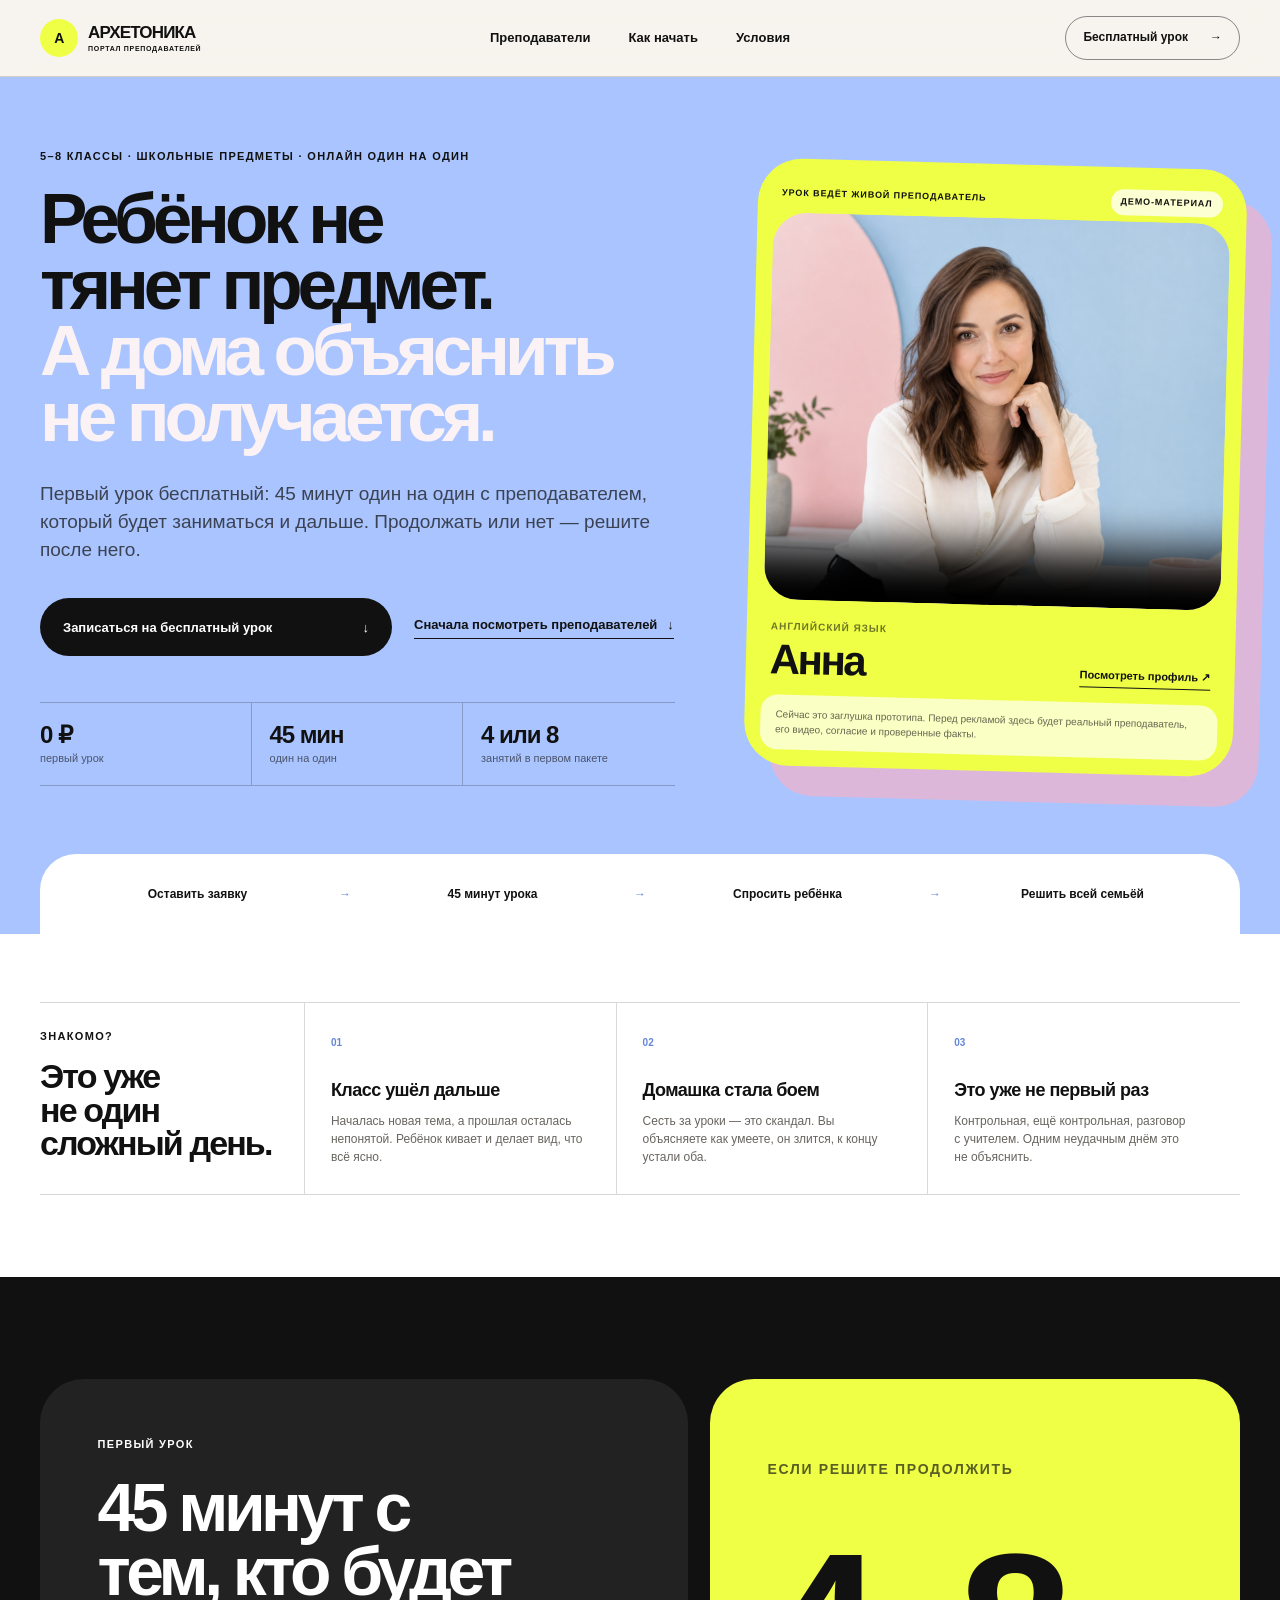
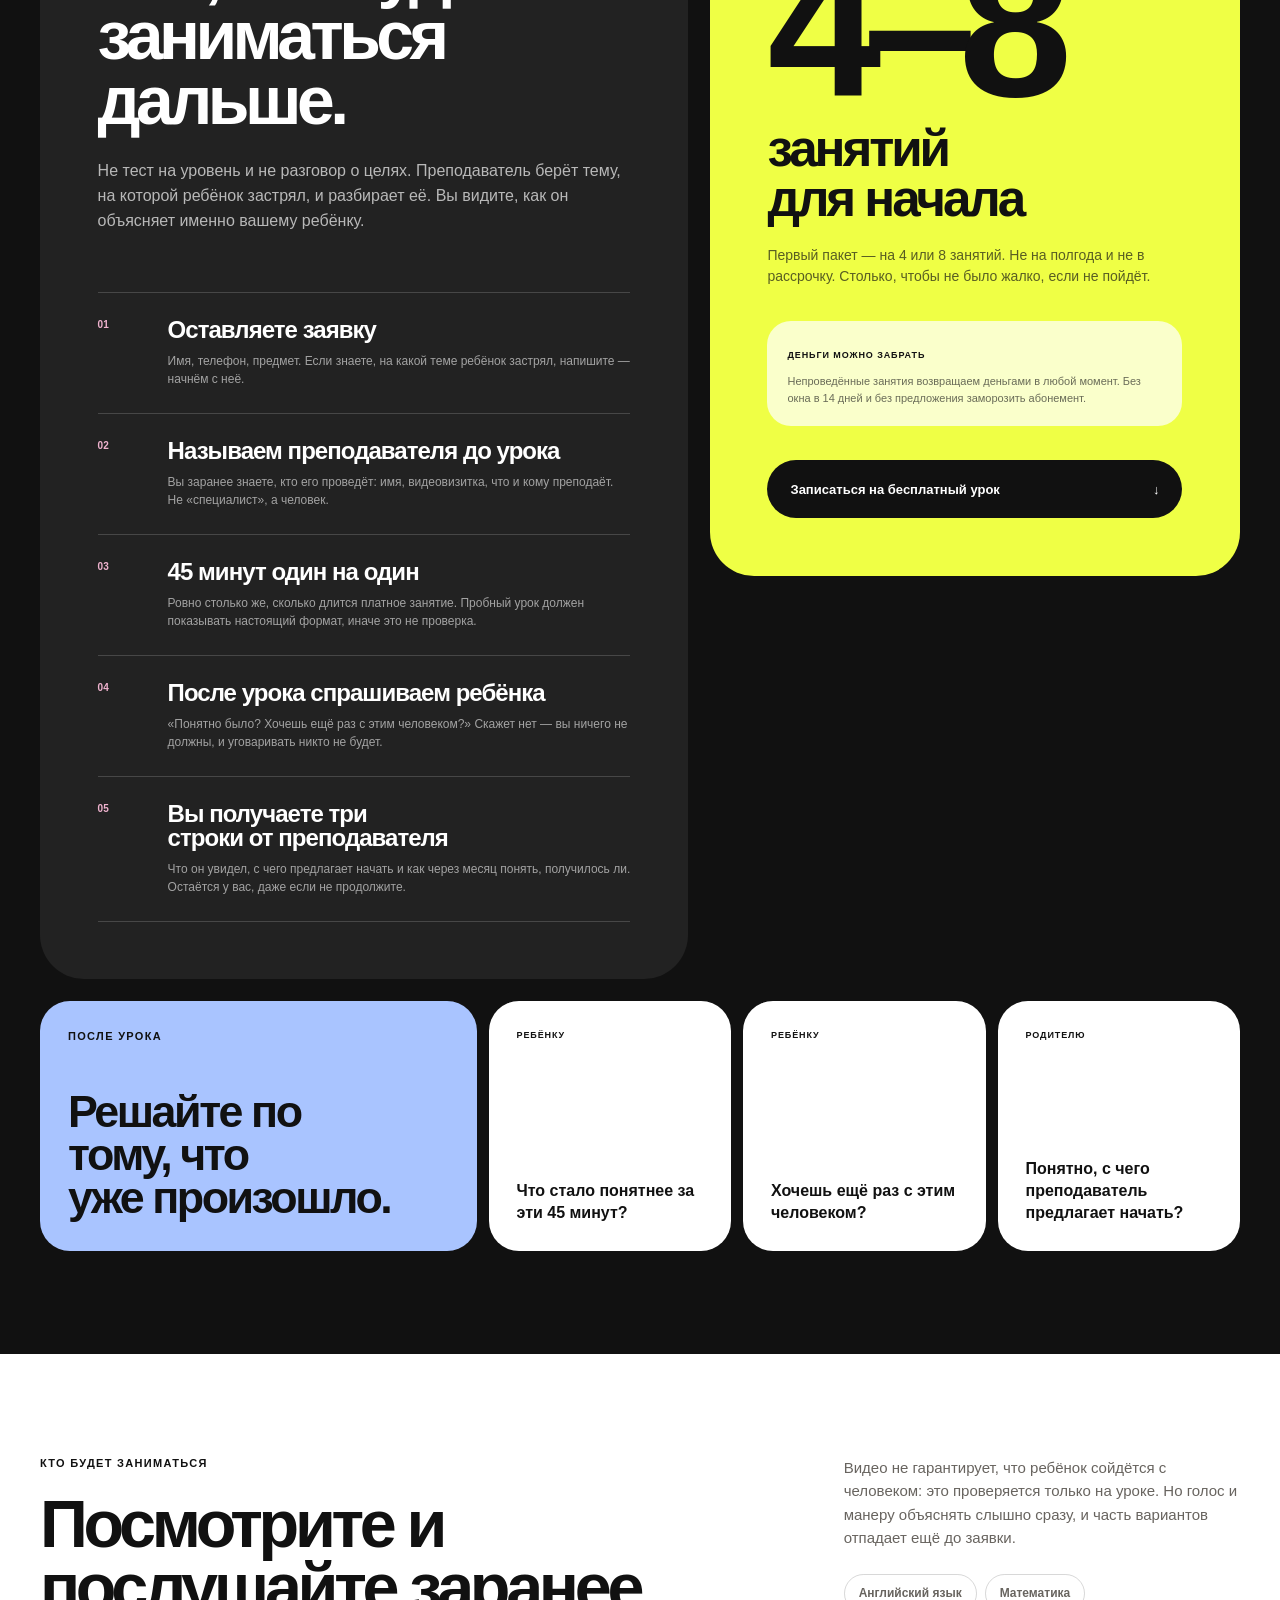
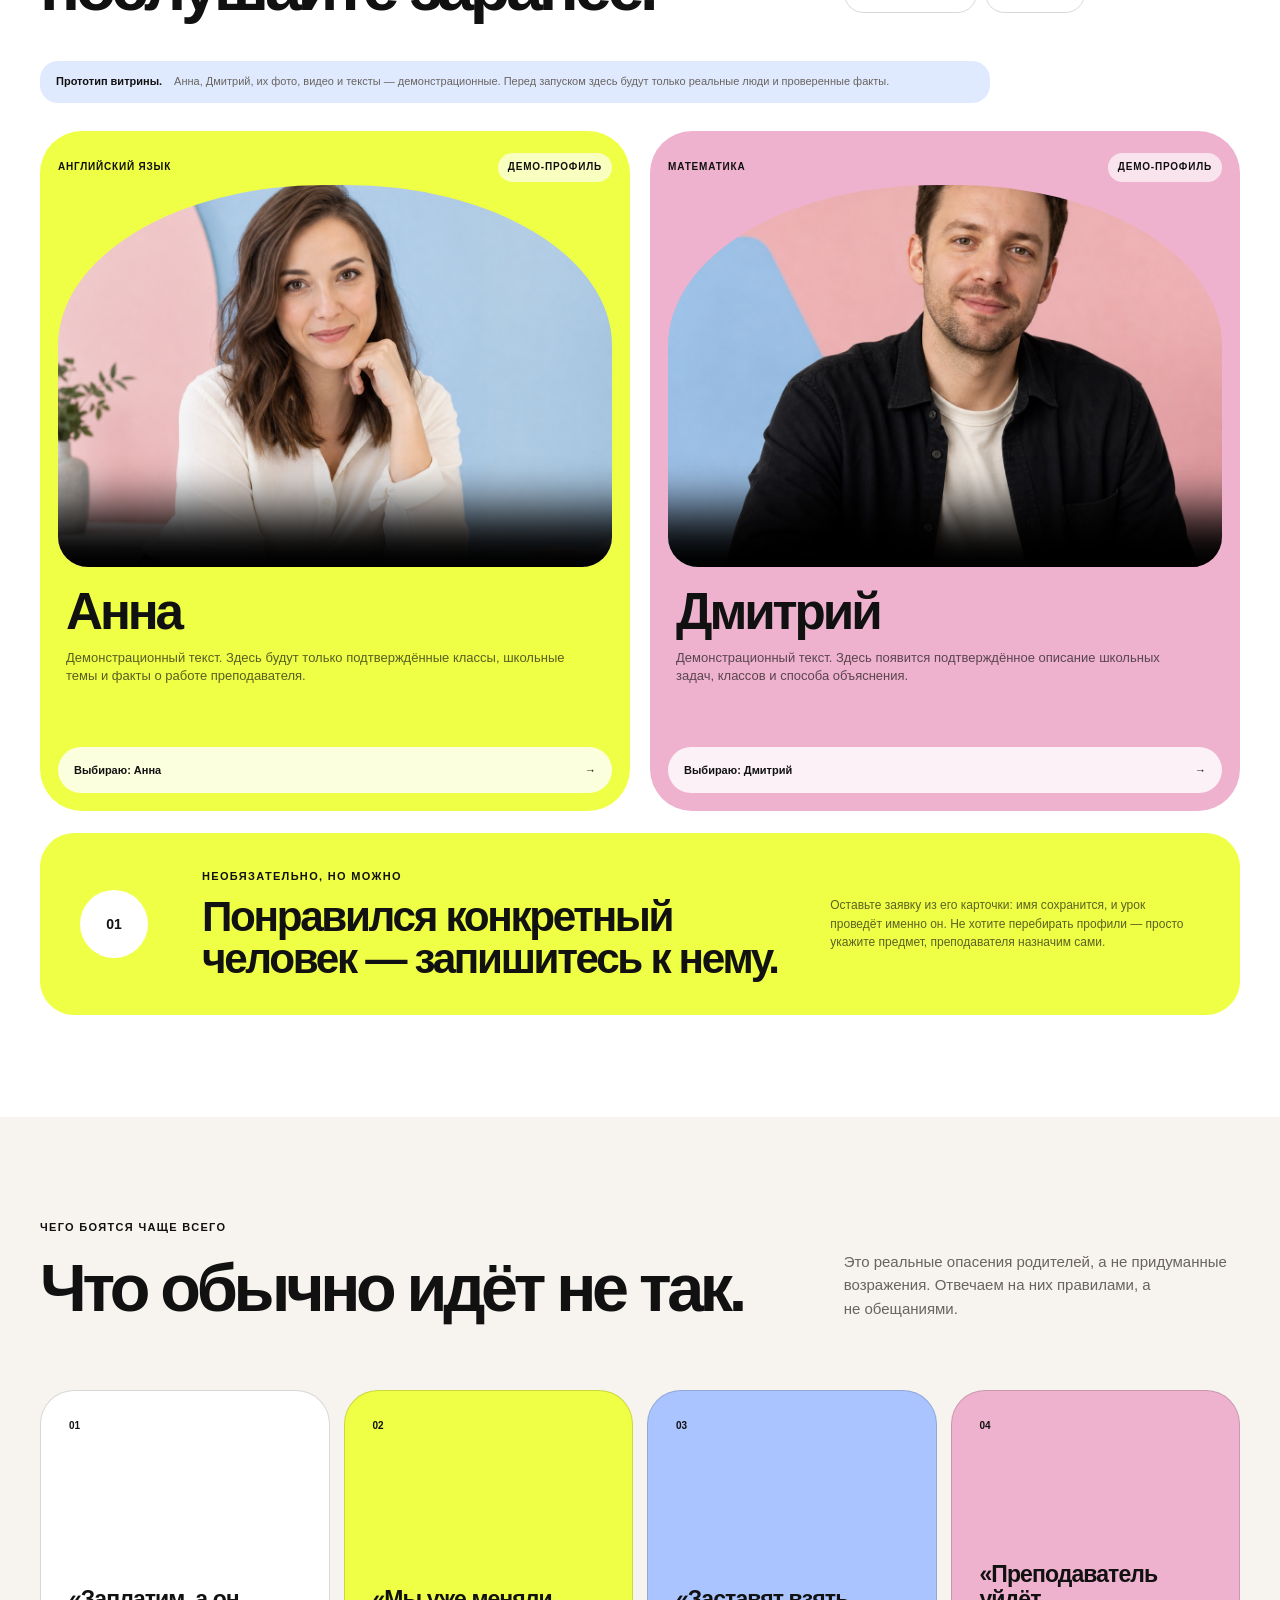
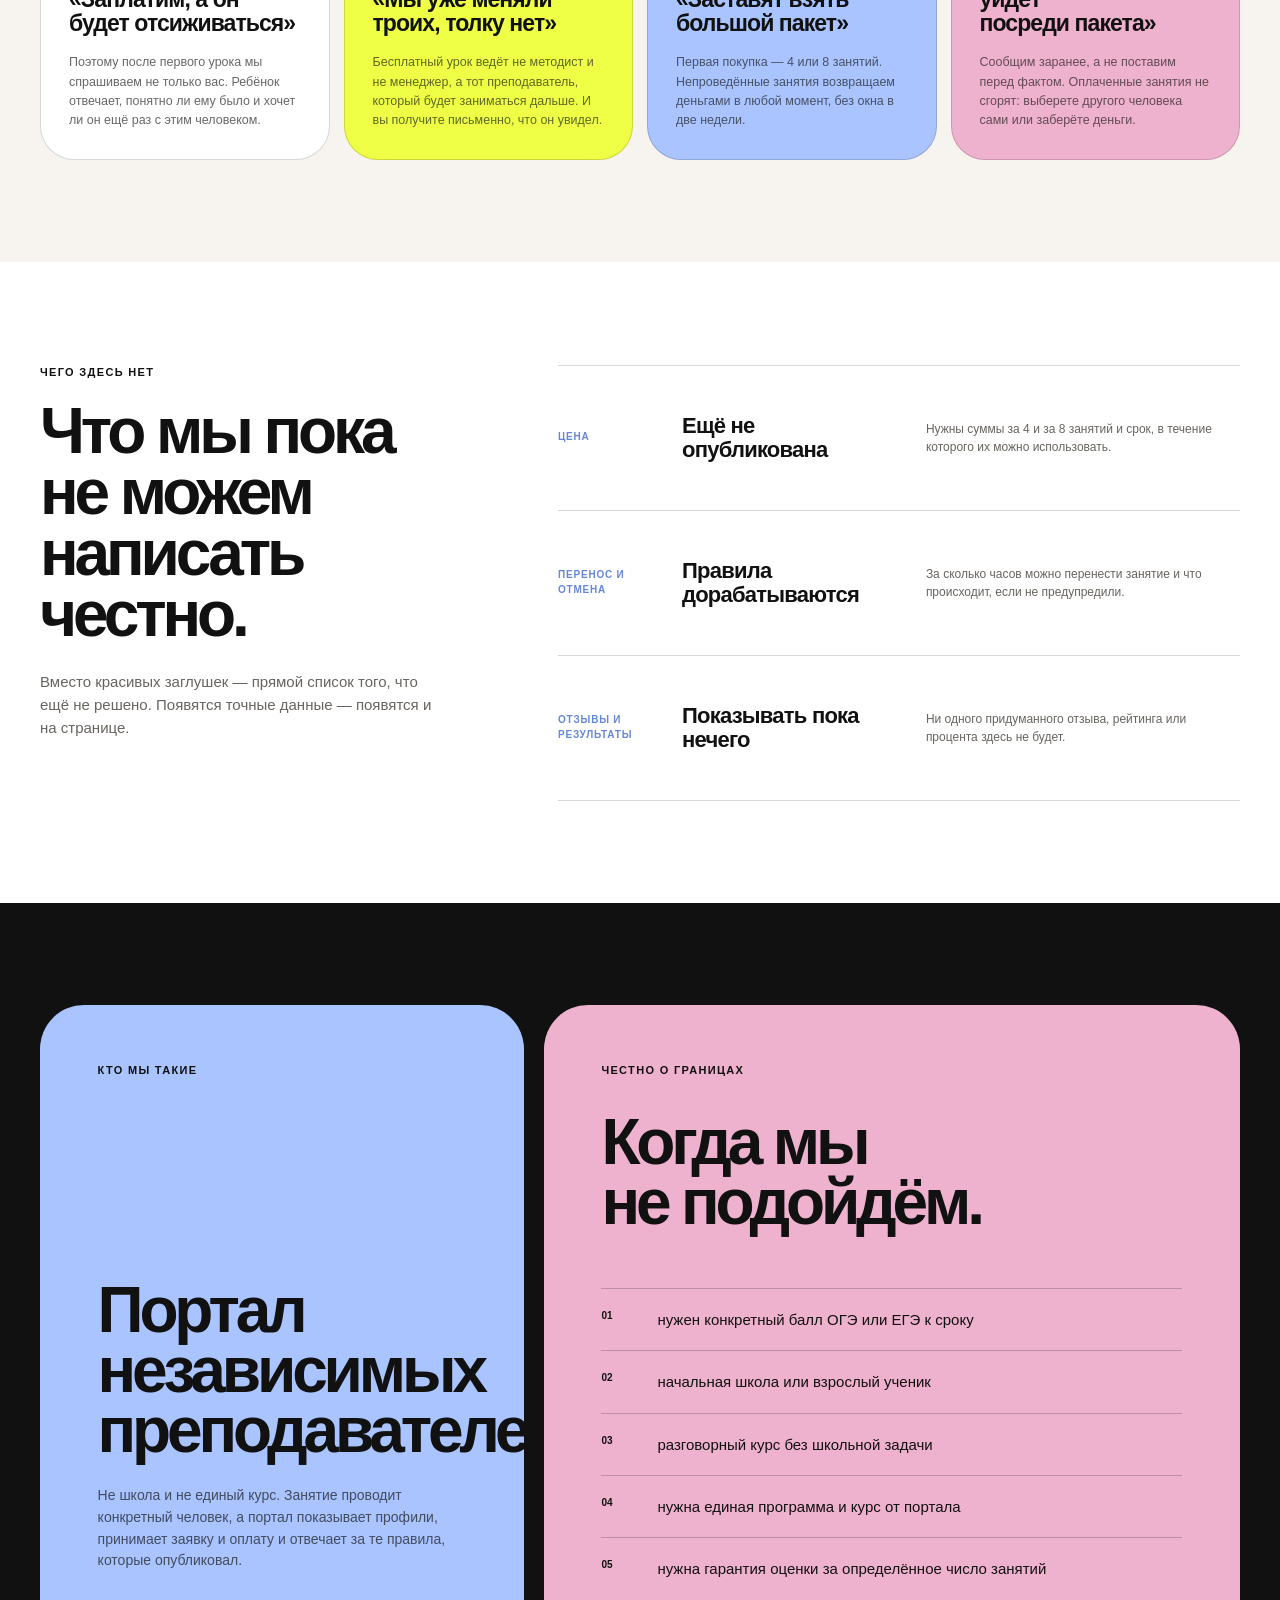
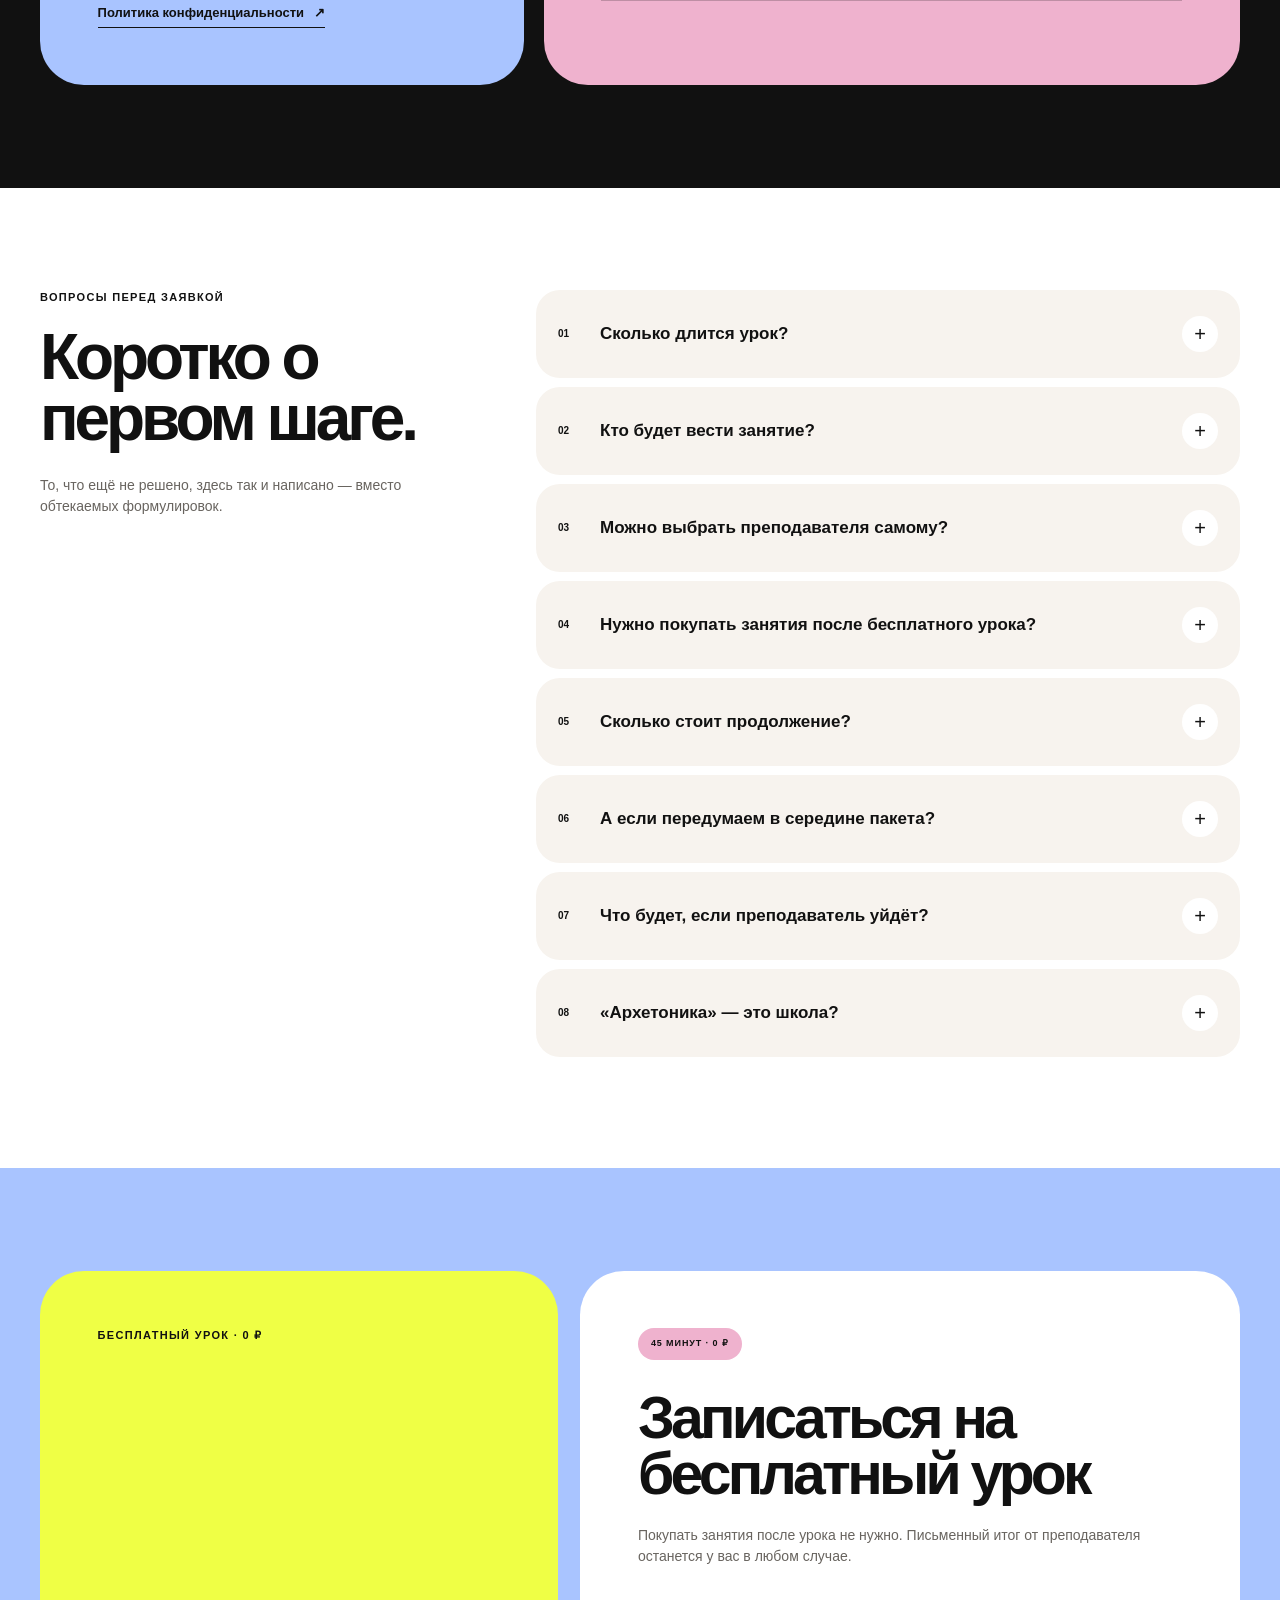
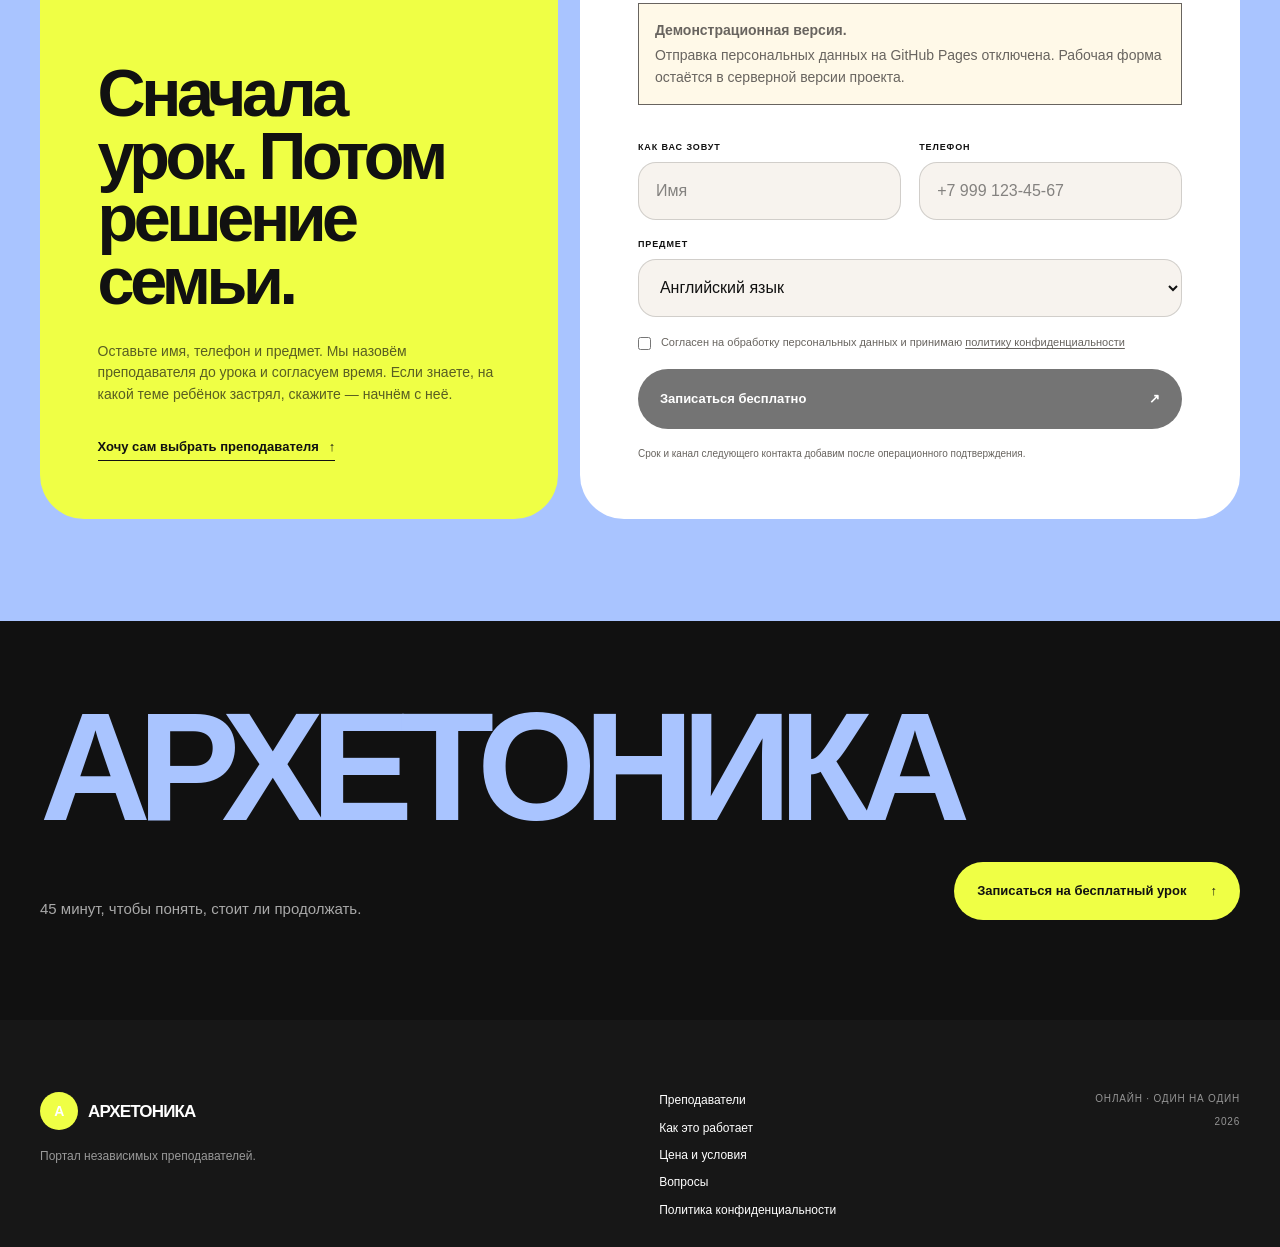
<file: index.html>
<!DOCTYPE html><html lang="ru" data-scroll-behavior="smooth"><head><meta charSet="utf-8"/><meta name="viewport" content="width=device-width, initial-scale=1"/><link rel="stylesheet" href="_next/static/chunks/src_app_globals_162hn9o.css" data-precedence="next_static/chunks/src_app_globals_162hn9o.css"/><link rel="stylesheet" href="_next/static/chunks/src_app_landing_1xkf3f9.css" data-precedence="next_static/chunks/src_app_landing_1xkf3f9.css"/><title>Архетоника — портал преподавателей</title><meta name="description" content="Портал независимых преподавателей. Посмотрите видеовизитки, познакомьтесь на бесплатном уроке и решите после него."/><meta property="og:title" content="Архетоника — портал преподавателей"/><meta property="og:description" content="Посмотрите преподавателей заранее, познакомьтесь на бесплатном уроке и решите после него."/><meta property="og:locale" content="ru_RU"/><meta property="og:image" content="https://vbondarenko7.github.io/edu-platform-preview/og.png"/><meta property="og:image:width" content="1200"/><meta property="og:image:height" content="630"/><meta property="og:type" content="website"/><meta name="twitter:card" content="summary_large_image"/><meta name="twitter:title" content="Архетоника — портал преподавателей"/><meta name="twitter:description" content="Посмотрите преподавателей заранее, познакомьтесь на бесплатном уроке и решите после него."/><meta name="twitter:image" content="https://vbondarenko7.github.io/edu-platform-preview/og.png"/><link rel="icon" href="favicon.ico" sizes="256x256" type="image/x-icon"/><style>.lead-form__static-note{margin:0 0 1rem;padding:1rem;border:1px solid currentColor;background:#fff9e8;font-size:.9rem;line-height:1.45}.lead-form__static-note strong{display:block;margin-bottom:.25rem}.lead-form button:disabled{cursor:not-allowed;opacity:.58}</style></head><body><div hidden=""><!--$--><!--/$--></div><a href="index.html#content" class="skip-link">К содержанию</a><header class="header"><div class="art-frame header__inner"><a class="logo" aria-label="Архетоника — главная" href="index.html"><span class="logo__sign">A</span><span>АРХЕТОНИКА<small>портал преподавателей</small></span></a><nav class="header__nav" aria-label="Основная навигация"><a href="teachers.html">Преподаватели</a><a href="index.html#how">Как начать</a><a href="index.html#terms">Условия</a></nav><a class="header__action" href="index.html#request">Бесплатный урок <span aria-hidden="true">→</span></a></div></header><main id="content"><div class="sales-landing"><section class="sales-hero"><div class="art-frame sales-hero__grid"><div class="sales-hero__copy"><p class="landing-kicker">5–8 классы · школьные предметы · онлайн один на один</p><h1>Ребёнок не тянет предмет.<!-- --> <span>А дома объяснить не получается.</span></h1><p class="sales-hero__lead">Первый урок бесплатный: 45 минут один на один с преподавателем, который будет заниматься и дальше. Продолжать или нет — решите после него.</p><div class="sales-hero__actions"><a href="index.html#request" class="landing-button landing-button--dark"><span>Записаться на бесплатный урок</span><span aria-hidden="true">↓</span></a><a href="index.html#teachers" class="landing-link">Сначала посмотреть преподавателей <span aria-hidden="true">↓</span></a></div><ul class="sales-hero__facts" aria-label="Условия первого шага"><li><strong>0 ₽</strong><span>первый урок</span></li><li><strong>45 мин</strong><span>один на один</span></li><li><strong>4 или 8</strong><span>занятий в первом пакете</span></li></ul></div><article class="sales-hero__teacher"><div class="sales-hero__teacher-topline"><span>Урок ведёт живой преподаватель</span><span>демо-материал</span></div><video src="teachers/anna.mp4" poster="teachers/anna.jpg" controls="" preload="none" playsInline="" aria-label="Видеовизитка: Анна" class="teacher-video"></video><div class="sales-hero__teacher-copy"><div><p>Английский язык</p><h2>Анна</h2></div><a href="teachers/anna.html#form">Посмотреть профиль <span aria-hidden="true">↗</span></a></div><p class="sales-hero__placeholder">Сейчас это заглушка прототипа. Перед рекламой здесь будет реальный преподаватель, его видео, согласие и проверенные факты.</p></article></div><div class="art-frame sales-hero__sequence" aria-label="Путь семьи"><span>Оставить заявку</span><i aria-hidden="true">→</i><span>45 минут урока</span><i aria-hidden="true">→</i><span>Спросить ребёнка</span><i aria-hidden="true">→</i><span>Решить всей семьёй</span></div></section><section id="situation" class="situation-strip"><div class="art-frame situation-strip__grid"><div class="situation-strip__intro"><p class="landing-kicker">Знакомо?</p><h2>Это уже не один сложный день.</h2></div><article><span>01</span><h3>Класс ушёл дальше</h3><p>Началась новая тема, а прошлая осталась непонятой. Ребёнок кивает и делает вид, что всё ясно.</p></article><article><span>02</span><h3>Домашка стала боем</h3><p>Сесть за уроки — это скандал. Вы объясняете как умеете, он злится, к концу устали оба.</p></article><article><span>03</span><h3>Это уже не первый раз</h3><p>Контрольная, ещё контрольная, разговор с учителем. Одним неудачным днём это не объяснить.</p></article></div></section><section id="how" class="lesson-section landing-section"><div class="art-frame lesson-section__grid"><div class="lesson-section__story"><p class="landing-kicker">Первый урок</p><h2>45 минут с тем, кто будет заниматься дальше.</h2><p class="lesson-section__lead">Не тест на уровень и не разговор о целях. Преподаватель берёт тему, на которой ребёнок застрял, и разбирает её. Вы видите, как он объясняет именно вашему ребёнку.</p><ol class="lesson-steps"><li><span>01</span><div><h3>Оставляете заявку</h3><p>Имя, телефон, предмет. Если знаете, на какой теме ребёнок застрял, напишите — начнём с неё.</p></div></li><li><span>02</span><div><h3>Называем преподавателя до урока</h3><p>Вы заранее знаете, кто его проведёт: имя, видеовизитка, что и кому преподаёт. Не «специалист», а человек.</p></div></li><li><span>03</span><div><h3>45 минут один на один</h3><p>Ровно столько же, сколько длится платное занятие. Пробный урок должен показывать настоящий формат, иначе это не проверка.</p></div></li><li><span>04</span><div><h3>После урока спрашиваем ребёнка</h3><p>«Понятно было? Хочешь ещё раз с этим человеком?» Скажет нет — вы ничего не должны, и уговаривать никто не будет.</p></div></li><li><span>05</span><div><h3>Вы получаете три строки от преподавателя</h3><p>Что он увидел, с чего предлагает начать и как через месяц понять, получилось ли. Остаётся у вас, даже если не продолжите.</p></div></li></ol></div><aside id="terms" class="small-start"><p class="landing-kicker">Если решите продолжить</p><strong>4–8</strong><h2>занятий для начала</h2><p>Первый пакет — на 4 или 8 занятий. Не на полгода и не в рассрочку. Столько, чтобы не было жалко, если не пойдёт.</p><div class="small-start__status"><span>Деньги можно забрать</span><p>Непроведённые занятия возвращаем деньгами в любой момент. Без окна в 14 дней и без предложения заморозить абонемент.</p></div><a href="index.html#request" class="landing-button landing-button--dark"><span>Записаться на бесплатный урок</span><span aria-hidden="true">↓</span></a></aside></div><div class="art-frame decision-checks"><div><p class="landing-kicker">После урока</p><h2>Решайте по тому, что уже произошло.</h2></div><article><span>Ребёнку</span><p>Что стало понятнее за эти 45 минут?</p></article><article><span>Ребёнку</span><p>Хочешь ещё раз с этим человеком?</p></article><article><span>Родителю</span><p>Понятно, с чего преподаватель предлагает начать?</p></article></div></section><section id="teachers" class="teacher-showcase landing-section"><div class="art-frame"><header class="landing-heading landing-heading--teachers"><div><p class="landing-kicker">Кто будет заниматься</p><h2>Посмотрите и послушайте заранее.</h2></div><div class="landing-heading__aside"><p>Видео не гарантирует, что ребёнок сойдётся с человеком: это проверяется только на уроке. Но голос и манеру объяснять слышно сразу, и часть вариантов отпадает ещё до заявки.</p><div class="subject-switch" aria-label="Предметы"><a href="teachers.html">Английский язык</a><a href="teachers.html">Математика</a></div></div></header><div class="prototype-ribbon" role="note"><strong>Прототип витрины.</strong><span>Анна, Дмитрий, их фото, видео и тексты — демонстрационные. Перед запуском здесь будут только реальные люди и проверенные факты.</span></div><div class="teacher-showcase__grid"><article class="teacher-card"><div class="teacher-card__meta"><span>Английский язык</span><span>демо-профиль</span></div><video src="teachers/anna.mp4" poster="teachers/anna.jpg" controls="" preload="none" playsInline="" aria-label="Видеовизитка: Анна" class="teacher-video"></video><div class="teacher-card__body"><h3>Анна</h3><p>Демонстрационный текст. Здесь будут только подтверждённые классы, школьные темы и факты о работе преподавателя.</p></div><a class="teacher-card__link" href="teachers/anna.html#form">Выбираю: <!-- -->Анна<!-- --> <span aria-hidden="true">→</span></a></article><article class="teacher-card"><div class="teacher-card__meta"><span>Математика</span><span>демо-профиль</span></div><video src="teachers/dmitry.mp4" poster="teachers/dmitry.jpg" controls="" preload="none" playsInline="" aria-label="Видеовизитка: Дмитрий" class="teacher-video"></video><div class="teacher-card__body"><h3>Дмитрий</h3><p>Демонстрационный текст. Здесь появится подтверждённое описание школьных задач, классов и способа объяснения.</p></div><a class="teacher-card__link" href="teachers/dmitry.html#form">Выбираю: <!-- -->Дмитрий<!-- --> <span aria-hidden="true">→</span></a></article></div><div class="selection-rule"><span class="selection-rule__number">01</span><div><p class="landing-kicker">Необязательно, но можно</p><h3>Понравился конкретный человек — запишитесь к нему.</h3></div><p>Оставьте заявку из его карточки: имя сохранится, и урок проведёт именно он. Не хотите перебирать профили — просто укажите предмет, преподавателя назначим сами.</p></div></div></section><section class="objections-section landing-section"><div class="art-frame"><header class="landing-heading"><div><p class="landing-kicker">Чего боятся чаще всего</p><h2>Что обычно идёт не так.</h2></div><p class="landing-heading__aside">Это реальные опасения родителей, а не придуманные возражения. Отвечаем на них правилами, а не обещаниями.</p></header><div class="objections-grid"><article><span>01</span><h3>«Заплатим, а он будет отсиживаться»</h3><p>Поэтому после первого урока мы спрашиваем не только вас. Ребёнок отвечает, понятно ли ему было и хочет ли он ещё раз с этим человеком.</p></article><article><span>02</span><h3>«Мы уже меняли троих, толку нет»</h3><p>Бесплатный урок ведёт не методист и не менеджер, а тот преподаватель, который будет заниматься дальше. И вы получите письменно, что он увидел.</p></article><article><span>03</span><h3>«Заставят взять большой пакет»</h3><p>Первая покупка — 4 или 8 занятий. Непроведённые занятия возвращаем деньгами в любой момент, без окна в две недели.</p></article><article><span>04</span><h3>«Преподаватель уйдёт посреди пакета»</h3><p>Сообщим заранее, а не поставим перед фактом. Оплаченные занятия не сгорят: выберете другого человека сами или заберёте деньги.</p></article></div></div></section><section class="product-gaps landing-section"><div class="art-frame product-gaps__grid"><div><p class="landing-kicker">Чего здесь нет</p><h2>Что мы пока не можем написать честно.</h2><p>Вместо красивых заглушек — прямой список того, что ещё не решено. Появятся точные данные — появятся и на странице.</p></div><div class="product-gaps__list"><article><span>Цена</span><strong>Ещё не опубликована</strong><p>Нужны суммы за 4 и за 8 занятий и срок, в течение которого их можно использовать.</p></article><article><span>Перенос и отмена</span><strong>Правила дорабатываются</strong><p>За сколько часов можно перенести занятие и что происходит, если не предупредили.</p></article><article><span>Отзывы и результаты</span><strong>Показывать пока нечего</strong><p>Ни одного придуманного отзыва, рейтинга или процента здесь не будет.</p></article></div></div></section><section class="boundaries-section landing-section"><div class="art-frame boundaries-section__grid"><article class="portal-role"><p class="landing-kicker">Кто мы такие</p><h2>Портал независимых преподавателей.</h2><p>Не школа и не единый курс. Занятие проводит конкретный человек, а портал показывает профили, принимает заявку и оплату и отвечает за те правила, которые опубликовал.</p><a class="landing-link landing-link--light" href="privacy.html">Политика конфиденциальности <span aria-hidden="true">↗</span></a></article><article class="not-for"><p class="landing-kicker">Честно о границах</p><h2>Когда мы не подойдём.</h2><ul><li><span>01</span><p>нужен конкретный балл ОГЭ или ЕГЭ к сроку</p></li><li><span>02</span><p>начальная школа или взрослый ученик</p></li><li><span>03</span><p>разговорный курс без школьной задачи</p></li><li><span>04</span><p>нужна единая программа и курс от портала</p></li><li><span>05</span><p>нужна гарантия оценки за определённое число занятий</p></li></ul></article></div></section><section id="questions" class="landing-faq landing-section"><div class="art-frame landing-faq__grid"><div class="landing-faq__intro"><p class="landing-kicker">Вопросы перед заявкой</p><h2>Коротко о первом шаге.</h2><p>То, что ещё не решено, здесь так и написано — вместо обтекаемых формулировок.</p></div><div class="landing-faq__list"><details><summary><span>01</span><strong>Сколько длится урок?</strong><i aria-hidden="true">+</i></summary><p>45 минут — и бесплатный, и платный. Одинаково специально: короткий пробный урок не показывает, как на самом деле идут занятия, а значит ничего не проверяет.</p></details><details><summary><span>02</span><strong>Кто будет вести занятие?</strong><i aria-hidden="true">+</i></summary><p>Вы указываете предмет, преподавателя назначаем мы — внутри этого предмета, по очереди, доступности и загрузке. Имя вы узнаёте до урока, и урок проводит именно он. Это назначение, а не подбор под характер ребёнка.</p></details><details><summary><span>03</span><strong>Можно выбрать преподавателя самому?</strong><i aria-hidden="true">+</i></summary><p>Можно, если хочется. Посмотрите видеовизитки, откройте профиль и оставьте заявку из карточки — имя сохранится. Это необязательный шаг: без выбора преподаватель просто назначается.</p></details><details><summary><span>04</span><strong>Нужно покупать занятия после бесплатного урока?</strong><i aria-hidden="true">+</i></summary><p>Нет. Решение принимается после урока, и первая покупка — 4 или 8 занятий, а не большой пакет. Письменный итог урока остаётся у вас в любом случае.</p></details><details><summary><span>05</span><strong>Сколько стоит продолжение?</strong><i aria-hidden="true">+</i></summary><p>Цена ещё не утверждена, поэтому её здесь нет. Когда будет — напишем прямо суммы за 4 и за 8 занятий и срок, в течение которого их можно использовать.</p></details><details><summary><span>06</span><strong>А если передумаем в середине пакета?</strong><i aria-hidden="true">+</i></summary><p>Вернём деньги за все непроведённые занятия. В любой момент, без окна в 14 или 28 дней и без предложения «заморозить абонемент».</p></details><details><summary><span>07</span><strong>Что будет, если преподаватель уйдёт?</strong><i aria-hidden="true">+</i></summary><p>Преподаватели у нас независимые, и уйти каждый может. Мы сообщим заранее. Оплаченные занятия не сгорают: вы либо выбираете другого преподавателя сами, либо забираете деньги.</p></details><details><summary><span>08</span><strong>«Архетоника» — это школа?</strong><i aria-hidden="true">+</i></summary><p>Нет. Это портал независимых преподавателей, не школа и не единый курс. Юридическая роль портала, сторона договора и порядок обращений будут зафиксированы в документах до запуска.</p></details></div></div></section><section id="request" class="landing-request landing-section"><div class="art-frame landing-request__grid"><div class="landing-request__copy"><p class="landing-kicker">Бесплатный урок · 0 ₽</p><h2>Сначала урок. Потом решение семьи.</h2><p>Оставьте имя, телефон и предмет. Мы назовём преподавателя до урока и согласуем время. Если знаете, на какой теме ребёнок застрял, скажите — начнём с неё.</p><a href="index.html#teachers" class="landing-link">Хочу сам выбрать преподавателя <span aria-hidden="true">↑</span></a></div><div class="landing-request__form"><span class="landing-request__badge">45 минут · 0 ₽</span><h2>Записаться на бесплатный урок</h2><p>Покупать занятия после урока не нужно. Письменный итог от преподавателя останется у вас в любом случае.</p><p class="lead-form__static-note" role="status"><strong>Демонстрационная версия.</strong> Отправка персональных данных на GitHub Pages отключена. Рабочая форма остаётся в серверной версии проекта.</p><form id="form" onsubmit="return false" class="lead-form" action="index.html" encType="multipart/form-data" method="POST"><label class="lead-form__field"><span>Как вас зовут</span><input required="" autoComplete="name" placeholder="Имя" name="name"/></label><label class="lead-form__field"><span>Телефон</span><input type="tel" required="" inputMode="tel" autoComplete="tel" placeholder="+7 999 123-45-67" name="phone"/></label><label class="lead-form__field"><span>Предмет</span><select name="subject" required=""><option value="english" selected="">Английский язык</option><option value="math">Математика</option></select></label><input type="text" tabindex="-1" autoComplete="off" aria-hidden="true" class="absolute left-[-9999px] h-0 w-0 opacity-0" name="company"/><label class="lead-form__consent"><input type="checkbox" required="" name="consent"/><span>Согласен на обработку персональных данных и принимаю<!-- --> <a href="privacy.html" target="_blank">политику конфиденциальности</a></span></label><button type="button" disabled aria-disabled="true" class="button button--dark lead-form__submit"><span>Записаться бесплатно</span><span aria-hidden="true">↗</span></button></form><p class="landing-request__footnote">Срок и канал следующего контакта добавим после операционного подтверждения.</p></div></div></section><section class="landing-closing"><div class="art-frame"><p>АРХЕТОНИКА</p><span>45 минут, чтобы понять, стоит ли продолжать.</span><a href="index.html#request" class="landing-button landing-button--acid"><span>Записаться на бесплатный урок</span><span aria-hidden="true">↑</span></a></div></section></div><!--$--><!--/$--></main><footer class="footer"><div class="art-frame footer__grid"><div><a class="logo logo--footer" href="index.html"><span class="logo__sign">А</span><span>АРХЕТОНИКА</span></a><p>Портал независимых преподавателей.</p></div><nav aria-label="Навигация в подвале"><a href="teachers.html">Преподаватели</a><a href="index.html#how">Как это работает</a><a href="index.html#terms">Цена и условия</a><a href="index.html#questions">Вопросы</a><a href="privacy.html">Политика конфиденциальности</a></nav><div class="footer__meta"><span>Онлайн · один на один</span><span>2026</span></div></div></footer></body></html>
</file>
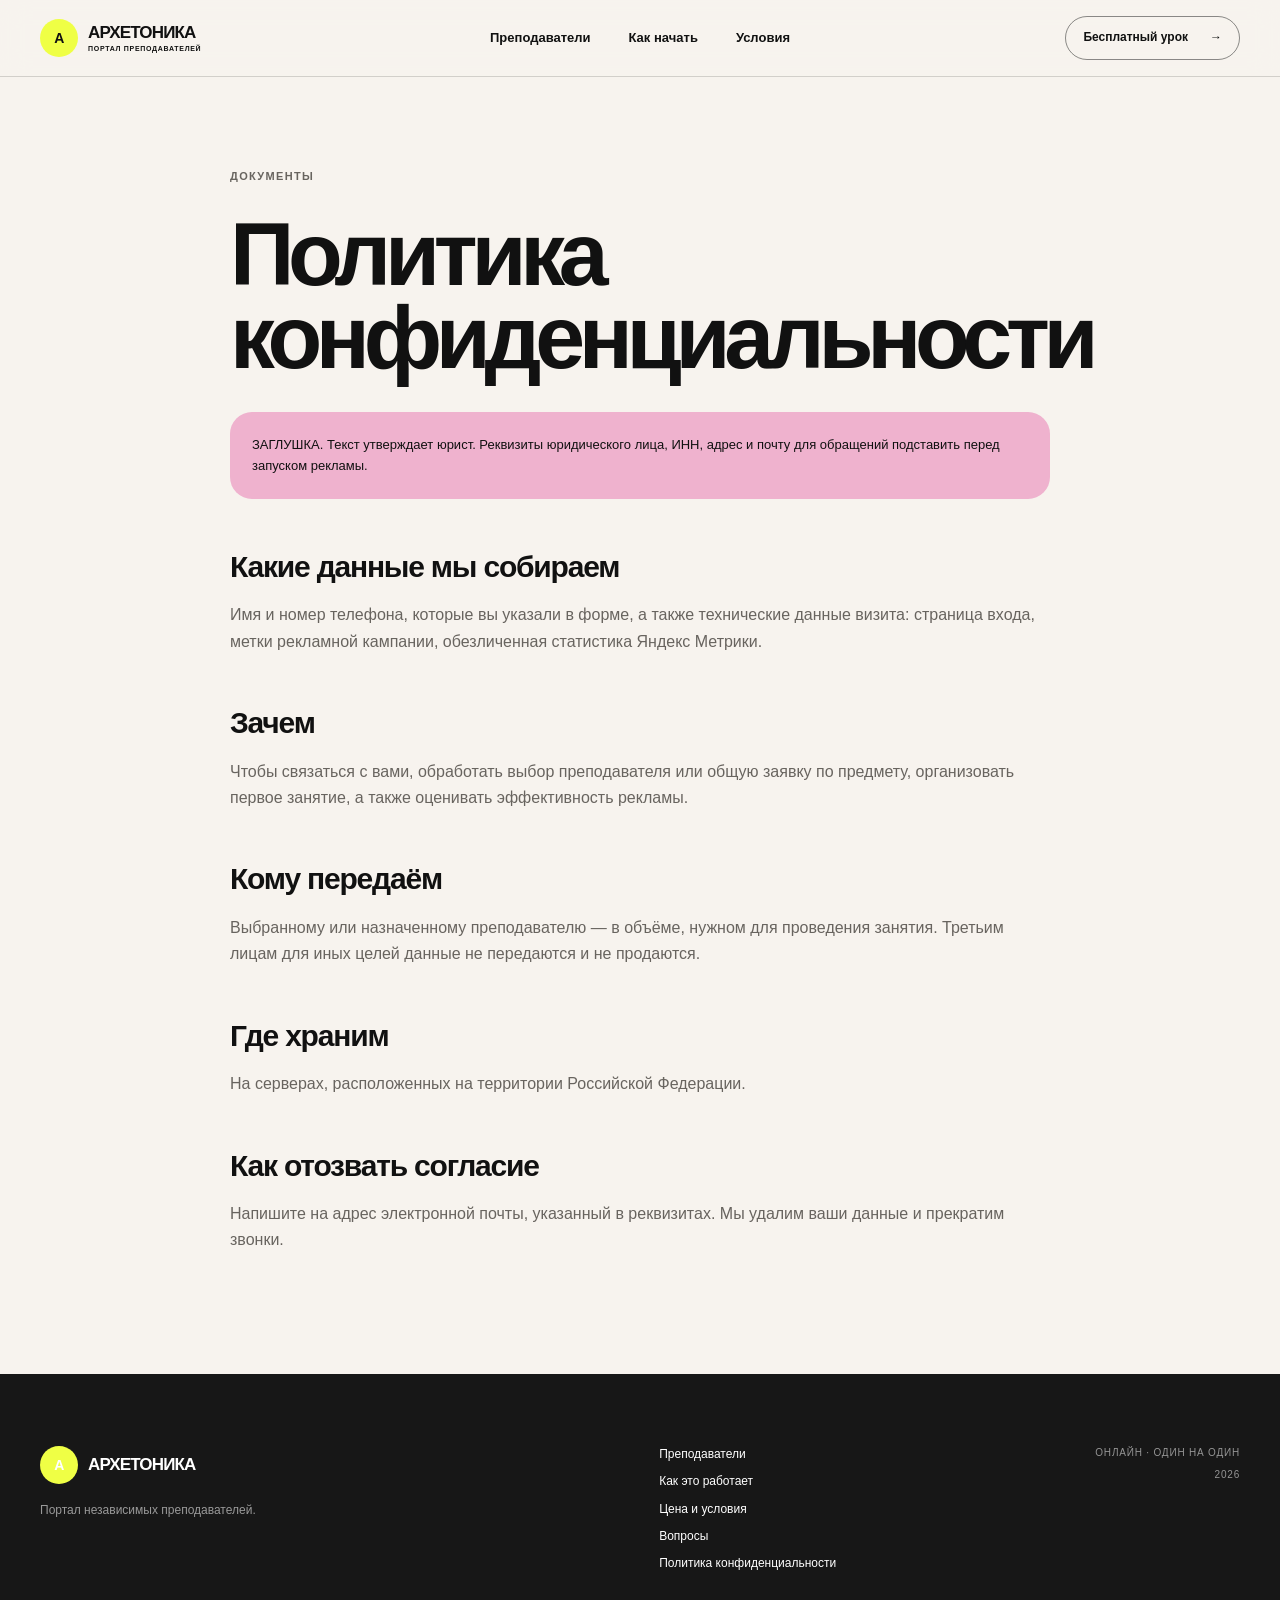
<file: privacy.html>
<!DOCTYPE html><html lang="ru" data-scroll-behavior="smooth"><head><meta charSet="utf-8"/><meta name="viewport" content="width=device-width, initial-scale=1"/><link rel="stylesheet" href="_next/static/chunks/src_app_globals_162hn9o.css" data-precedence="next_static/chunks/src_app_globals_162hn9o.css"/><title>Политика конфиденциальности — Архетоника</title><meta name="description" content="Портал независимых преподавателей. Посмотрите видеовизитки, познакомьтесь на бесплатном уроке и решите после него."/><meta property="og:title" content="Архетоника — портал преподавателей"/><meta property="og:description" content="Посмотрите преподавателей заранее, познакомьтесь на бесплатном уроке и решите после него."/><meta property="og:locale" content="ru_RU"/><meta property="og:image" content="https://vbondarenko7.github.io/edu-platform-preview/og.png"/><meta property="og:image:width" content="1200"/><meta property="og:image:height" content="630"/><meta property="og:type" content="website"/><meta name="twitter:card" content="summary_large_image"/><meta name="twitter:title" content="Архетоника — портал преподавателей"/><meta name="twitter:description" content="Посмотрите преподавателей заранее, познакомьтесь на бесплатном уроке и решите после него."/><meta name="twitter:image" content="https://vbondarenko7.github.io/edu-platform-preview/og.png"/><link rel="icon" href="favicon.ico" sizes="256x256" type="image/x-icon"/><style>.lead-form__static-note{margin:0 0 1rem;padding:1rem;border:1px solid currentColor;background:#fff9e8;font-size:.9rem;line-height:1.45}.lead-form__static-note strong{display:block;margin-bottom:.25rem}.lead-form button:disabled{cursor:not-allowed;opacity:.58}</style></head><body><div hidden=""><!--$--><!--/$--></div><a href="privacy.html#content" class="skip-link">К содержанию</a><header class="header"><div class="art-frame header__inner"><a class="logo" aria-label="Архетоника — главная" href="index.html"><span class="logo__sign">A</span><span>АРХЕТОНИКА<small>портал преподавателей</small></span></a><nav class="header__nav" aria-label="Основная навигация"><a href="teachers.html">Преподаватели</a><a href="index.html#how">Как начать</a><a href="index.html#terms">Условия</a></nav><a class="header__action" href="index.html#request">Бесплатный урок <span aria-hidden="true">→</span></a></div></header><main id="content"><article class="legal-page"><p class="section-index">Документы</p><h1>Политика конфиденциальности</h1><p class="legal-page__warning">ЗАГЛУШКА. Текст утверждает юрист. Реквизиты юридического лица, ИНН, адрес и почту для обращений подставить перед запуском рекламы.</p><h2>Какие данные мы собираем</h2><p>Имя и номер телефона, которые вы указали в форме, а также технические данные визита: страница входа, метки рекламной кампании, обезличенная статистика Яндекс Метрики.</p><h2>Зачем</h2><p>Чтобы связаться с вами, обработать выбор преподавателя или общую заявку по предмету, организовать первое занятие, а также оценивать эффективность рекламы.</p><h2>Кому передаём</h2><p>Выбранному или назначенному преподавателю — в объёме, нужном для проведения занятия. Третьим лицам для иных целей данные не передаются и не продаются.</p><h2>Где храним</h2><p>На серверах, расположенных на территории Российской Федерации.</p><h2>Как отозвать согласие</h2><p>Напишите на адрес электронной почты, указанный в реквизитах. Мы удалим ваши данные и прекратим звонки.</p></article><!--$--><!--/$--></main><footer class="footer"><div class="art-frame footer__grid"><div><a class="logo logo--footer" href="index.html"><span class="logo__sign">А</span><span>АРХЕТОНИКА</span></a><p>Портал независимых преподавателей.</p></div><nav aria-label="Навигация в подвале"><a href="teachers.html">Преподаватели</a><a href="index.html#how">Как это работает</a><a href="index.html#terms">Цена и условия</a><a href="index.html#questions">Вопросы</a><a href="privacy.html">Политика конфиденциальности</a></nav><div class="footer__meta"><span>Онлайн · один на один</span><span>2026</span></div></div></footer></body></html>
</file>
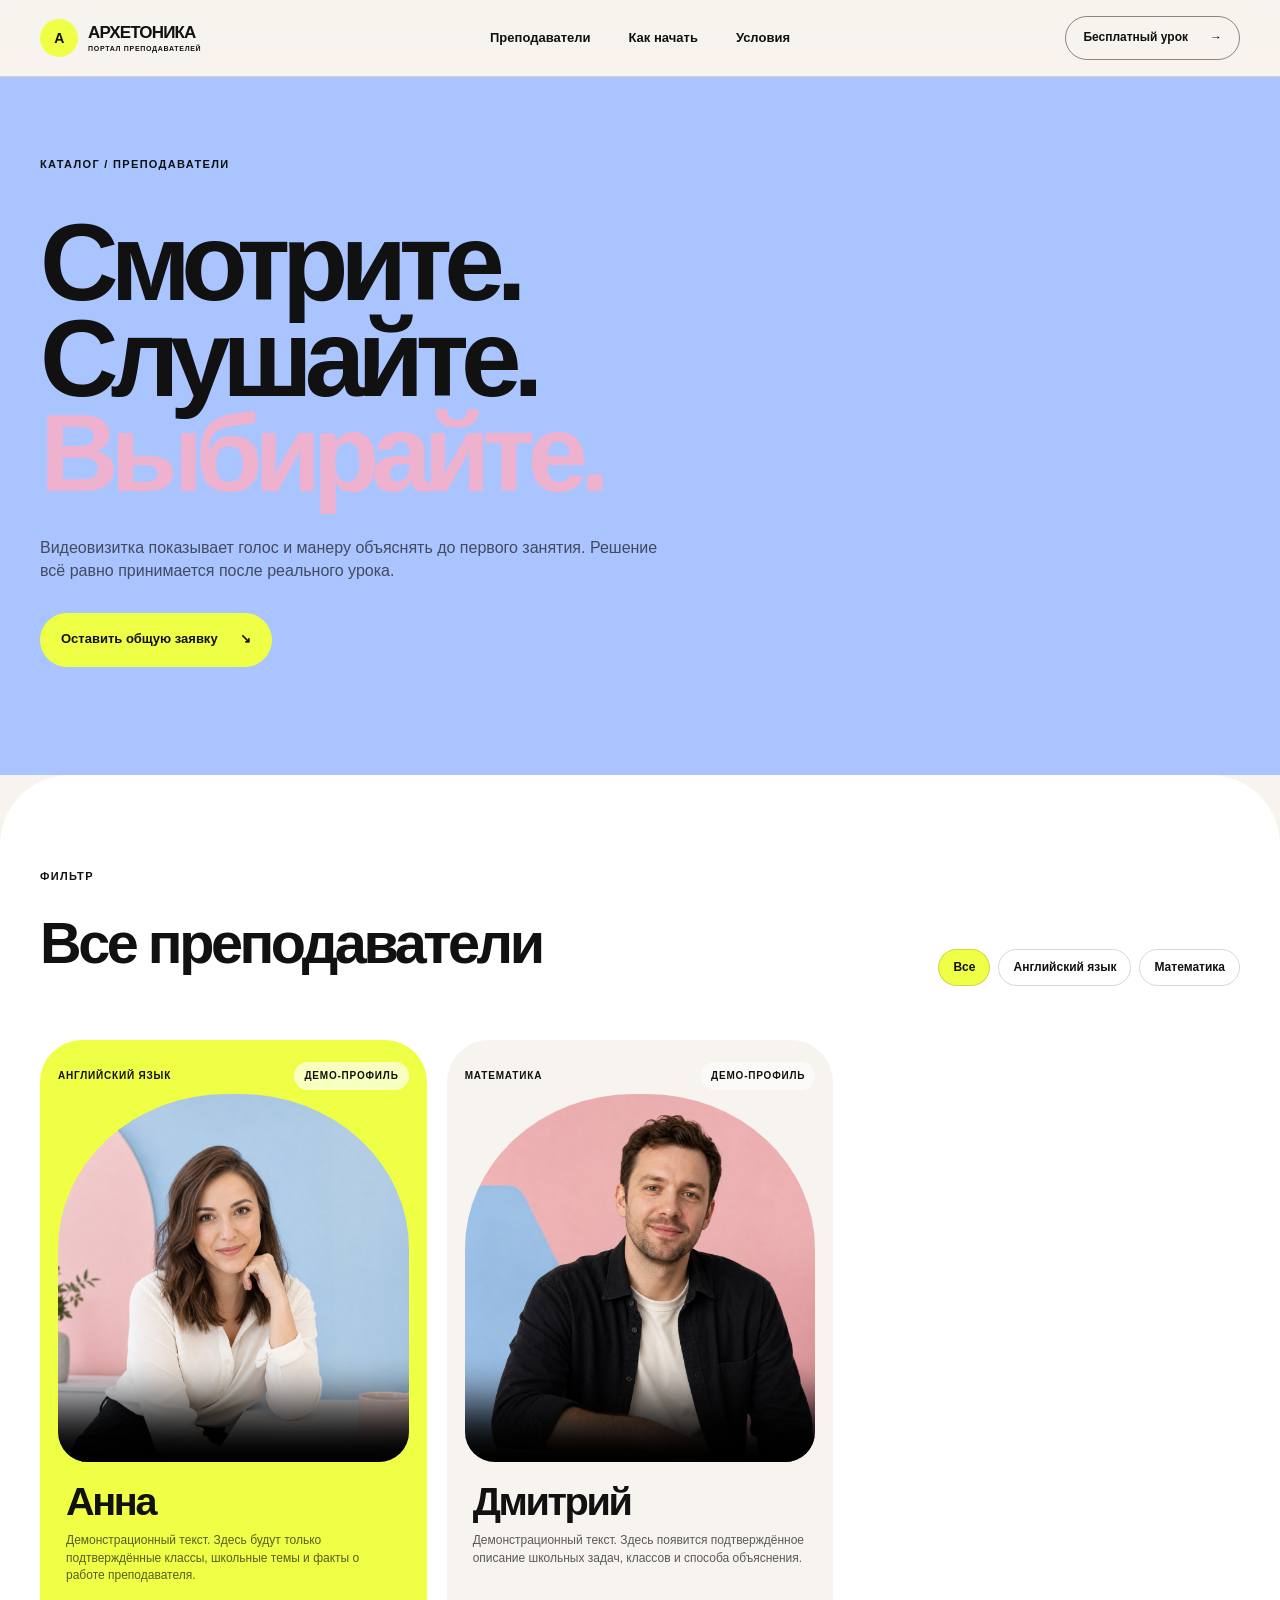
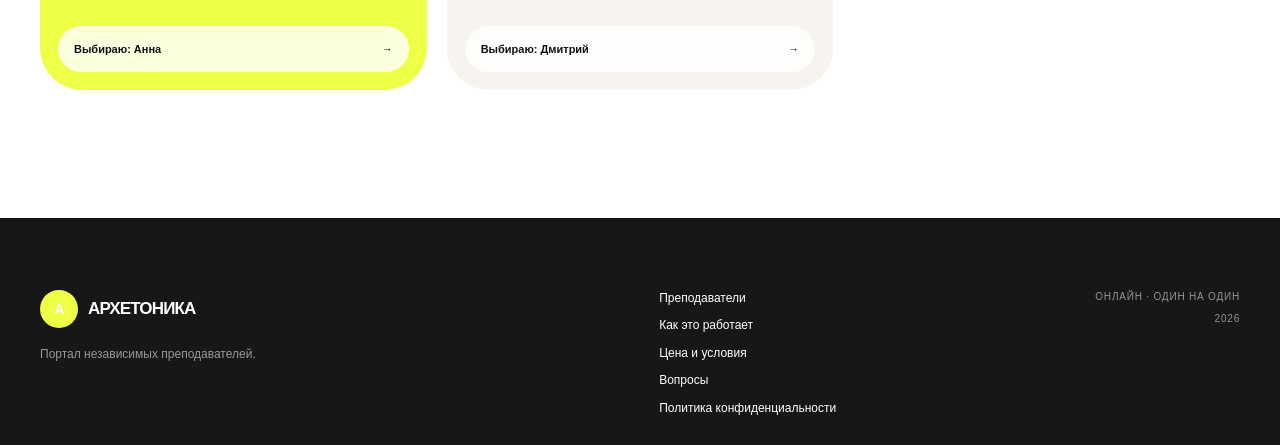
<file: teachers.html>
<!DOCTYPE html><html lang="ru" data-scroll-behavior="smooth"><head><meta charSet="utf-8"/><meta name="viewport" content="width=device-width, initial-scale=1"/><link rel="stylesheet" href="_next/static/chunks/src_app_globals_162hn9o.css" data-precedence="next_static/chunks/src_app_globals_162hn9o.css"/><title>Преподаватели — Архетоника</title><meta name="description" content="Портал независимых преподавателей. Посмотрите видеовизитки, познакомьтесь на бесплатном уроке и решите после него."/><meta property="og:title" content="Архетоника — портал преподавателей"/><meta property="og:description" content="Посмотрите преподавателей заранее, познакомьтесь на бесплатном уроке и решите после него."/><meta property="og:locale" content="ru_RU"/><meta property="og:image" content="https://vbondarenko7.github.io/edu-platform-preview/og.png"/><meta property="og:image:width" content="1200"/><meta property="og:image:height" content="630"/><meta property="og:type" content="website"/><meta name="twitter:card" content="summary_large_image"/><meta name="twitter:title" content="Архетоника — портал преподавателей"/><meta name="twitter:description" content="Посмотрите преподавателей заранее, познакомьтесь на бесплатном уроке и решите после него."/><meta name="twitter:image" content="https://vbondarenko7.github.io/edu-platform-preview/og.png"/><link rel="icon" href="favicon.ico" sizes="256x256" type="image/x-icon"/><style>.lead-form__static-note{margin:0 0 1rem;padding:1rem;border:1px solid currentColor;background:#fff9e8;font-size:.9rem;line-height:1.45}.lead-form__static-note strong{display:block;margin-bottom:.25rem}.lead-form button:disabled{cursor:not-allowed;opacity:.58}</style></head><body><div hidden=""><!--$--><!--/$--></div><a href="teachers.html#content" class="skip-link">К содержанию</a><header class="header"><div class="art-frame header__inner"><a class="logo" aria-label="Архетоника — главная" href="index.html"><span class="logo__sign">A</span><span>АРХЕТОНИКА<small>портал преподавателей</small></span></a><nav class="header__nav" aria-label="Основная навигация"><a href="teachers.html">Преподаватели</a><a href="index.html#how">Как начать</a><a href="index.html#terms">Условия</a></nav><a class="header__action" href="index.html#request">Бесплатный урок <span aria-hidden="true">→</span></a></div></header><main id="content"><section class="catalog-hero"><div class="site-container"><p class="section-index">Каталог / преподаватели</p><h1>Смотрите.<br/>Слушайте.<br/><span>Выбирайте.</span></h1><p>Видеовизитка показывает голос и манеру объяснять до первого занятия. Решение всё равно принимается после реального урока.</p><a class="button button--dark" href="index.html#request">Оставить общую заявку <span aria-hidden="true">↘</span></a></div></section><section class="catalog-section"><div class="site-container"><div class="catalog-toolbar"><div><p class="section-index">Фильтр</p><h2>Все преподаватели</h2></div><nav class="filter-nav" aria-label="Фильтр по предмету"><a class="filter-chip filter-chip--active" href="teachers.html">Все</a><a class="filter-chip " href="teachers.html">Английский язык</a><a class="filter-chip " href="teachers.html">Математика</a></nav></div><div class="teacher-grid teacher-grid--catalog"><article class="teacher-card"><div class="teacher-card__meta"><span>Английский язык</span><span>демо-профиль</span></div><video src="teachers/anna.mp4" poster="teachers/anna.jpg" controls="" preload="none" playsInline="" aria-label="Видеовизитка: Анна" class="teacher-video"></video><div class="teacher-card__body"><h3>Анна</h3><p>Демонстрационный текст. Здесь будут только подтверждённые классы, школьные темы и факты о работе преподавателя.</p></div><a class="teacher-card__link" href="teachers/anna.html#form">Выбираю: <!-- -->Анна<!-- --> <span aria-hidden="true">→</span></a></article><article class="teacher-card"><div class="teacher-card__meta"><span>Математика</span><span>демо-профиль</span></div><video src="teachers/dmitry.mp4" poster="teachers/dmitry.jpg" controls="" preload="none" playsInline="" aria-label="Видеовизитка: Дмитрий" class="teacher-video"></video><div class="teacher-card__body"><h3>Дмитрий</h3><p>Демонстрационный текст. Здесь появится подтверждённое описание школьных задач, классов и способа объяснения.</p></div><a class="teacher-card__link" href="teachers/dmitry.html#form">Выбираю: <!-- -->Дмитрий<!-- --> <span aria-hidden="true">→</span></a></article></div></div></section><!--$--><!--/$--></main><footer class="footer"><div class="art-frame footer__grid"><div><a class="logo logo--footer" href="index.html"><span class="logo__sign">А</span><span>АРХЕТОНИКА</span></a><p>Портал независимых преподавателей.</p></div><nav aria-label="Навигация в подвале"><a href="teachers.html">Преподаватели</a><a href="index.html#how">Как это работает</a><a href="index.html#terms">Цена и условия</a><a href="index.html#questions">Вопросы</a><a href="privacy.html">Политика конфиденциальности</a></nav><div class="footer__meta"><span>Онлайн · один на один</span><span>2026</span></div></div></footer></body></html>
</file>
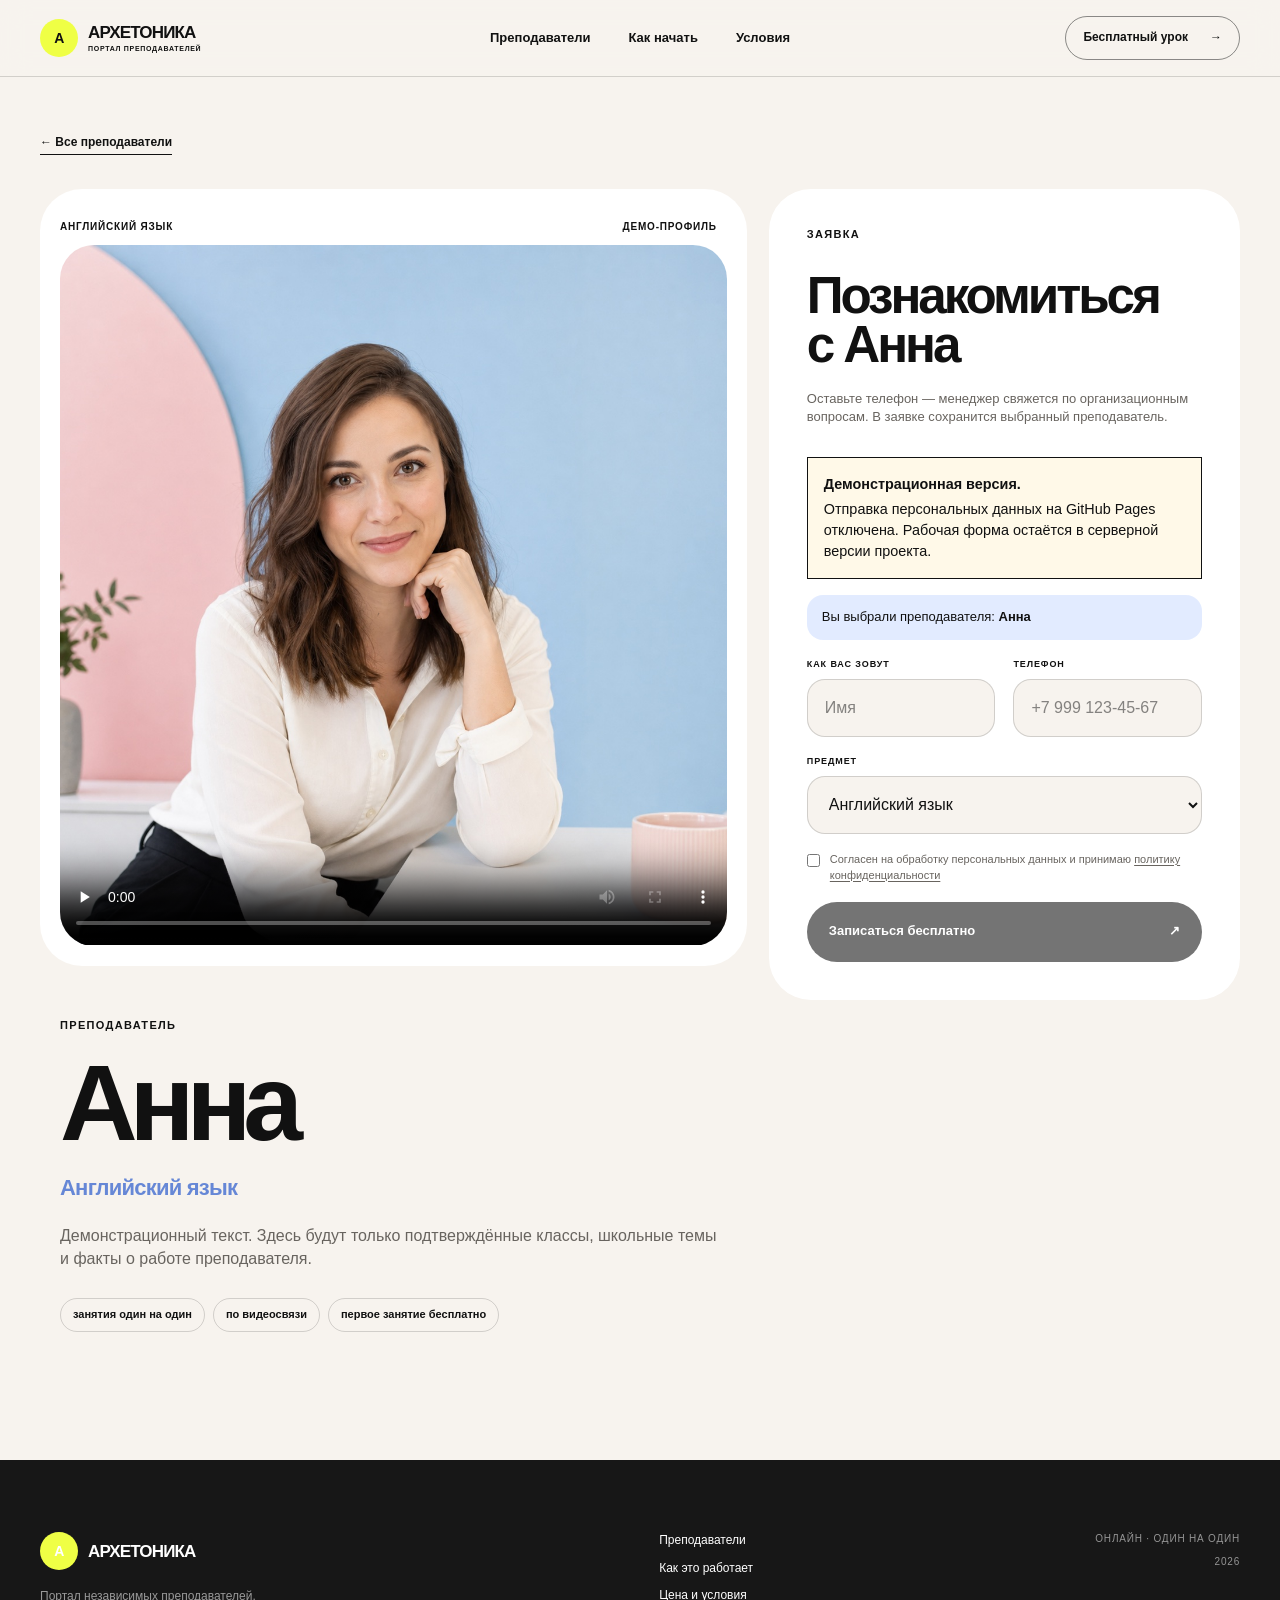
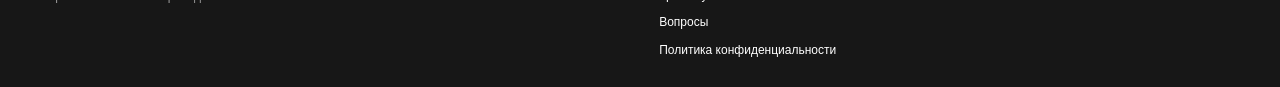
<file: teachers/anna.html>
<!DOCTYPE html><html lang="ru" data-scroll-behavior="smooth"><head><meta charSet="utf-8"/><meta name="viewport" content="width=device-width, initial-scale=1"/><link rel="stylesheet" href="../_next/static/chunks/src_app_globals_162hn9o.css" data-precedence="next_static/chunks/src_app_globals_162hn9o.css"/><title>Анна — Английский язык — Архетоника</title><meta name="description" content="Портал независимых преподавателей. Посмотрите видеовизитки, познакомьтесь на бесплатном уроке и решите после него."/><meta property="og:title" content="Архетоника — портал преподавателей"/><meta property="og:description" content="Посмотрите преподавателей заранее, познакомьтесь на бесплатном уроке и решите после него."/><meta property="og:locale" content="ru_RU"/><meta property="og:image" content="https://vbondarenko7.github.io/edu-platform-preview/og.png"/><meta property="og:image:width" content="1200"/><meta property="og:image:height" content="630"/><meta property="og:type" content="website"/><meta name="twitter:card" content="summary_large_image"/><meta name="twitter:title" content="Архетоника — портал преподавателей"/><meta name="twitter:description" content="Посмотрите преподавателей заранее, познакомьтесь на бесплатном уроке и решите после него."/><meta name="twitter:image" content="https://vbondarenko7.github.io/edu-platform-preview/og.png"/><link rel="icon" href="../favicon.ico" sizes="256x256" type="image/x-icon"/><style>.lead-form__static-note{margin:0 0 1rem;padding:1rem;border:1px solid currentColor;background:#fff9e8;font-size:.9rem;line-height:1.45}.lead-form__static-note strong{display:block;margin-bottom:.25rem}.lead-form button:disabled{cursor:not-allowed;opacity:.58}</style></head><body><div hidden=""><!--$--><!--/$--></div><a href="anna.html#content" class="skip-link">К содержанию</a><header class="header"><div class="art-frame header__inner"><a class="logo" aria-label="Архетоника — главная" href="../index.html"><span class="logo__sign">A</span><span>АРХЕТОНИКА<small>портал преподавателей</small></span></a><nav class="header__nav" aria-label="Основная навигация"><a href="../teachers.html">Преподаватели</a><a href="../index.html#how">Как начать</a><a href="../index.html#terms">Условия</a></nav><a class="header__action" href="../index.html#request">Бесплатный урок <span aria-hidden="true">→</span></a></div></header><main id="content"><div class="teacher-page"><div class="site-container"><a class="back-link" href="../teachers.html">← Все преподаватели</a><div class="teacher-page__grid"><div><div class="teacher-page__visual"><div class="teacher-card__meta"><span>Английский язык</span><span>демо-профиль</span></div><video src="anna.mp4" poster="anna.jpg" controls="" preload="none" playsInline="" aria-label="Видеовизитка: Анна" class="teacher-video"></video></div><div class="teacher-page__intro"><p class="section-index">Преподаватель</p><h1>Анна</h1><p class="teacher-page__subject">Английский язык</p><p class="teacher-page__about">Демонстрационный текст. Здесь будут только подтверждённые классы, школьные темы и факты о работе преподавателя.</p><ul class="portal-tags"><li>занятия один на один</li><li>по видеосвязи</li><li>первое занятие бесплатно</li></ul></div></div><aside class="lead-panel teacher-page__form"><p class="section-index">Заявка</p><h2>Познакомиться<br/>с <!-- -->Анна</h2><p class="lead-panel__intro">Оставьте телефон — менеджер свяжется по организационным вопросам. В заявке сохранится выбранный преподаватель.</p><p class="lead-form__static-note" role="status"><strong>Демонстрационная версия.</strong> Отправка персональных данных на GitHub Pages отключена. Рабочая форма остаётся в серверной версии проекта.</p><form id="form" onsubmit="return false" class="lead-form" action="anna.html" encType="multipart/form-data" method="POST"><input type="hidden" name="teacher" value="anna"/><p class="lead-form__teacher">Вы выбрали преподавателя: <strong>Анна</strong></p><label class="lead-form__field"><span>Как вас зовут</span><input required="" autoComplete="name" placeholder="Имя" name="name"/></label><label class="lead-form__field"><span>Телефон</span><input type="tel" required="" inputMode="tel" autoComplete="tel" placeholder="+7 999 123-45-67" name="phone"/></label><label class="lead-form__field"><span>Предмет</span><select name="subject" required=""><option value="english" selected="">Английский язык</option><option value="math">Математика</option></select></label><input type="text" tabindex="-1" autoComplete="off" aria-hidden="true" class="absolute left-[-9999px] h-0 w-0 opacity-0" name="company"/><label class="lead-form__consent"><input type="checkbox" required="" name="consent"/><span>Согласен на обработку персональных данных и принимаю<!-- --> <a href="../privacy.html" target="_blank">политику конфиденциальности</a></span></label><button type="button" disabled aria-disabled="true" class="button button--dark lead-form__submit"><span>Записаться бесплатно</span><span aria-hidden="true">↗</span></button></form></aside></div></div></div><!--$--><!--/$--></main><footer class="footer"><div class="art-frame footer__grid"><div><a class="logo logo--footer" href="../index.html"><span class="logo__sign">А</span><span>АРХЕТОНИКА</span></a><p>Портал независимых преподавателей.</p></div><nav aria-label="Навигация в подвале"><a href="../teachers.html">Преподаватели</a><a href="../index.html#how">Как это работает</a><a href="../index.html#terms">Цена и условия</a><a href="../index.html#questions">Вопросы</a><a href="../privacy.html">Политика конфиденциальности</a></nav><div class="footer__meta"><span>Онлайн · один на один</span><span>2026</span></div></div></footer></body></html>
</file>
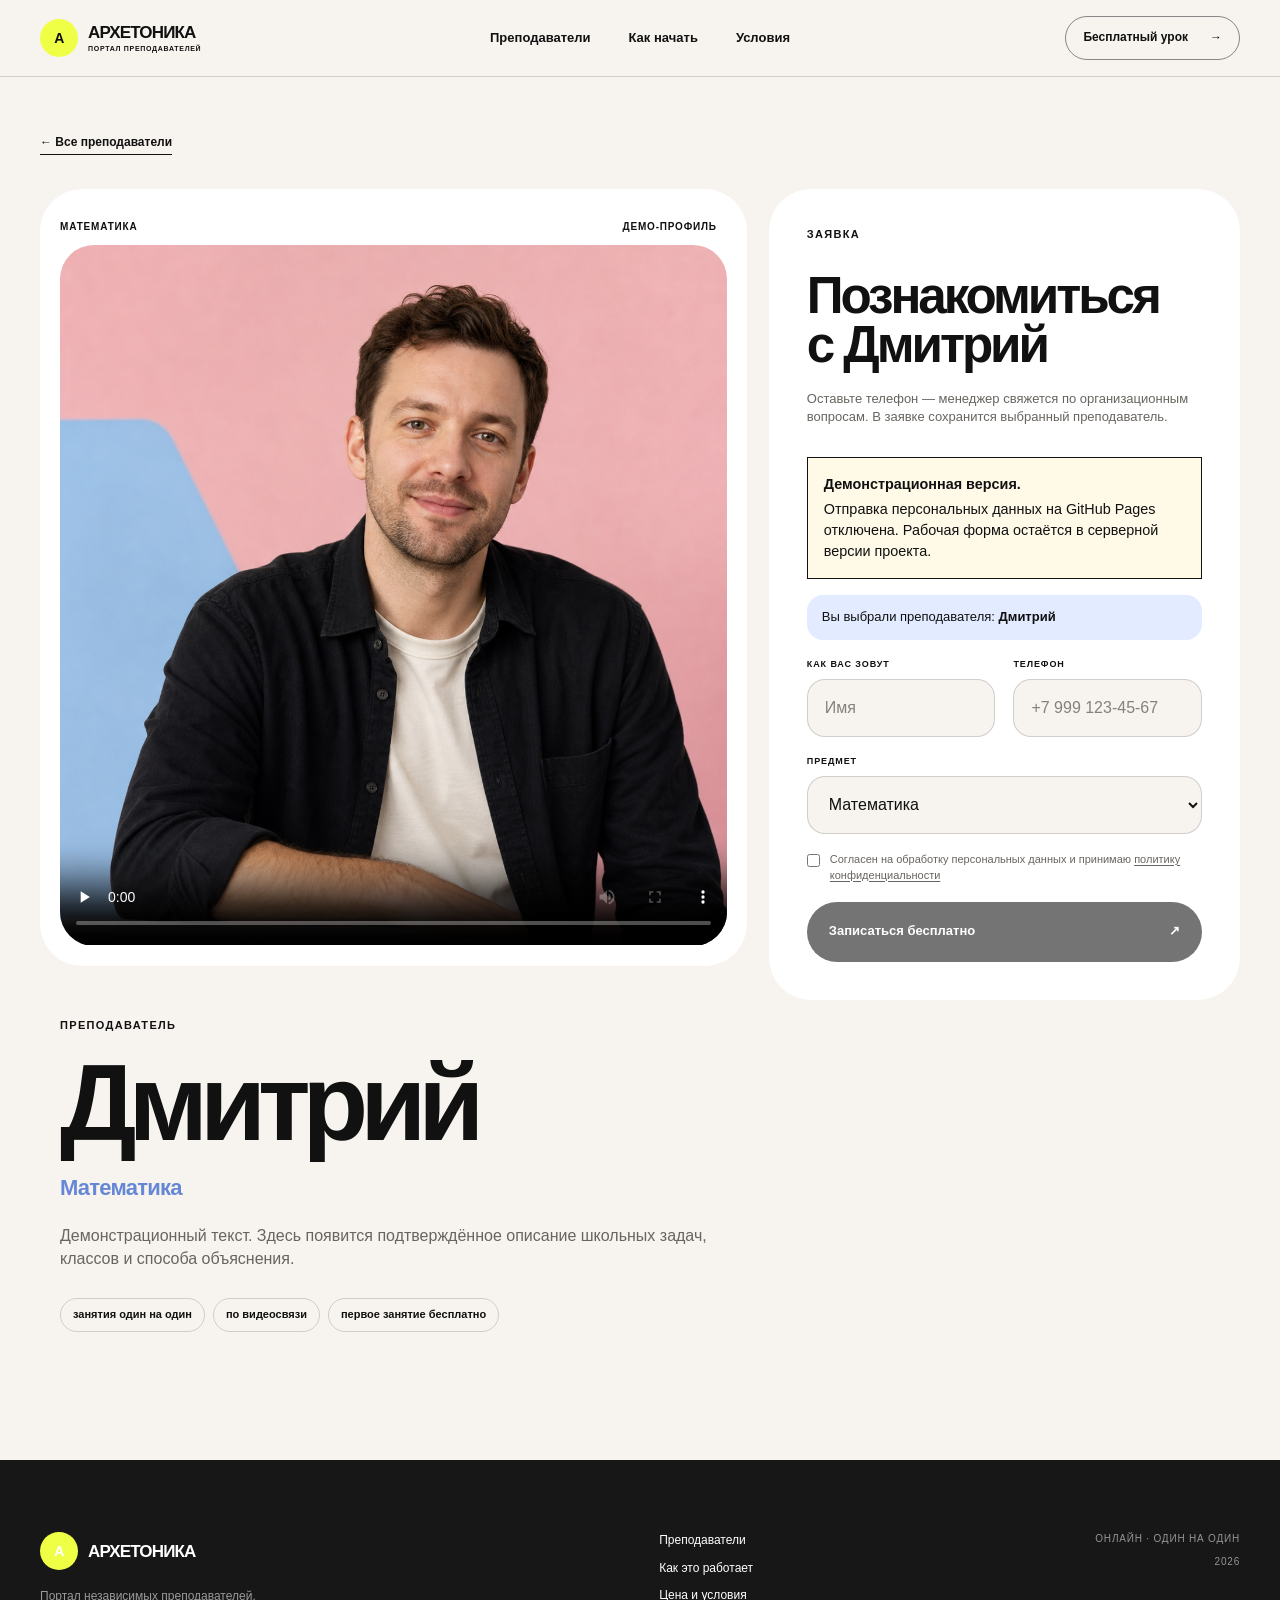
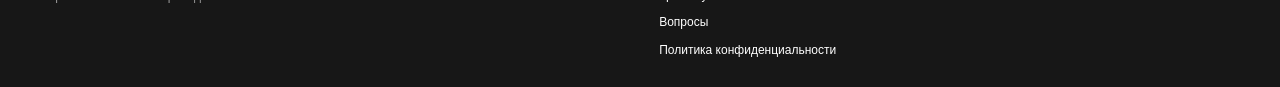
<file: teachers/dmitry.html>
<!DOCTYPE html><html lang="ru" data-scroll-behavior="smooth"><head><meta charSet="utf-8"/><meta name="viewport" content="width=device-width, initial-scale=1"/><link rel="stylesheet" href="../_next/static/chunks/src_app_globals_162hn9o.css" data-precedence="next_static/chunks/src_app_globals_162hn9o.css"/><title>Дмитрий — Математика — Архетоника</title><meta name="description" content="Портал независимых преподавателей. Посмотрите видеовизитки, познакомьтесь на бесплатном уроке и решите после него."/><meta property="og:title" content="Архетоника — портал преподавателей"/><meta property="og:description" content="Посмотрите преподавателей заранее, познакомьтесь на бесплатном уроке и решите после него."/><meta property="og:locale" content="ru_RU"/><meta property="og:image" content="https://vbondarenko7.github.io/edu-platform-preview/og.png"/><meta property="og:image:width" content="1200"/><meta property="og:image:height" content="630"/><meta property="og:type" content="website"/><meta name="twitter:card" content="summary_large_image"/><meta name="twitter:title" content="Архетоника — портал преподавателей"/><meta name="twitter:description" content="Посмотрите преподавателей заранее, познакомьтесь на бесплатном уроке и решите после него."/><meta name="twitter:image" content="https://vbondarenko7.github.io/edu-platform-preview/og.png"/><link rel="icon" href="../favicon.ico" sizes="256x256" type="image/x-icon"/><style>.lead-form__static-note{margin:0 0 1rem;padding:1rem;border:1px solid currentColor;background:#fff9e8;font-size:.9rem;line-height:1.45}.lead-form__static-note strong{display:block;margin-bottom:.25rem}.lead-form button:disabled{cursor:not-allowed;opacity:.58}</style></head><body><div hidden=""><!--$--><!--/$--></div><a href="dmitry.html#content" class="skip-link">К содержанию</a><header class="header"><div class="art-frame header__inner"><a class="logo" aria-label="Архетоника — главная" href="../index.html"><span class="logo__sign">A</span><span>АРХЕТОНИКА<small>портал преподавателей</small></span></a><nav class="header__nav" aria-label="Основная навигация"><a href="../teachers.html">Преподаватели</a><a href="../index.html#how">Как начать</a><a href="../index.html#terms">Условия</a></nav><a class="header__action" href="../index.html#request">Бесплатный урок <span aria-hidden="true">→</span></a></div></header><main id="content"><div class="teacher-page"><div class="site-container"><a class="back-link" href="../teachers.html">← Все преподаватели</a><div class="teacher-page__grid"><div><div class="teacher-page__visual"><div class="teacher-card__meta"><span>Математика</span><span>демо-профиль</span></div><video src="dmitry.mp4" poster="dmitry.jpg" controls="" preload="none" playsInline="" aria-label="Видеовизитка: Дмитрий" class="teacher-video"></video></div><div class="teacher-page__intro"><p class="section-index">Преподаватель</p><h1>Дмитрий</h1><p class="teacher-page__subject">Математика</p><p class="teacher-page__about">Демонстрационный текст. Здесь появится подтверждённое описание школьных задач, классов и способа объяснения.</p><ul class="portal-tags"><li>занятия один на один</li><li>по видеосвязи</li><li>первое занятие бесплатно</li></ul></div></div><aside class="lead-panel teacher-page__form"><p class="section-index">Заявка</p><h2>Познакомиться<br/>с <!-- -->Дмитрий</h2><p class="lead-panel__intro">Оставьте телефон — менеджер свяжется по организационным вопросам. В заявке сохранится выбранный преподаватель.</p><p class="lead-form__static-note" role="status"><strong>Демонстрационная версия.</strong> Отправка персональных данных на GitHub Pages отключена. Рабочая форма остаётся в серверной версии проекта.</p><form id="form" onsubmit="return false" class="lead-form" action="dmitry.html" encType="multipart/form-data" method="POST"><input type="hidden" name="teacher" value="dmitry"/><p class="lead-form__teacher">Вы выбрали преподавателя: <strong>Дмитрий</strong></p><label class="lead-form__field"><span>Как вас зовут</span><input required="" autoComplete="name" placeholder="Имя" name="name"/></label><label class="lead-form__field"><span>Телефон</span><input type="tel" required="" inputMode="tel" autoComplete="tel" placeholder="+7 999 123-45-67" name="phone"/></label><label class="lead-form__field"><span>Предмет</span><select name="subject" required=""><option value="english">Английский язык</option><option value="math" selected="">Математика</option></select></label><input type="text" tabindex="-1" autoComplete="off" aria-hidden="true" class="absolute left-[-9999px] h-0 w-0 opacity-0" name="company"/><label class="lead-form__consent"><input type="checkbox" required="" name="consent"/><span>Согласен на обработку персональных данных и принимаю<!-- --> <a href="../privacy.html" target="_blank">политику конфиденциальности</a></span></label><button type="button" disabled aria-disabled="true" class="button button--dark lead-form__submit"><span>Записаться бесплатно</span><span aria-hidden="true">↗</span></button></form></aside></div></div></div><!--$--><!--/$--></main><footer class="footer"><div class="art-frame footer__grid"><div><a class="logo logo--footer" href="../index.html"><span class="logo__sign">А</span><span>АРХЕТОНИКА</span></a><p>Портал независимых преподавателей.</p></div><nav aria-label="Навигация в подвале"><a href="../teachers.html">Преподаватели</a><a href="../index.html#how">Как это работает</a><a href="../index.html#terms">Цена и условия</a><a href="../index.html#questions">Вопросы</a><a href="../privacy.html">Политика конфиденциальности</a></nav><div class="footer__meta"><span>Онлайн · один на один</span><span>2026</span></div></div></footer></body></html>
</file>
<file: _next/static/chunks/src_app_globals_162hn9o.css>
/* [project]/src/app/globals.css [app-client] (css) */
@layer properties {
  @supports (((-webkit-hyphens: none)) and (not (margin-trim: inline))) or ((-moz-orient: inline) and (not (color: rgb(from red r g b)))) {
    *, :before, :after, ::backdrop {
      --tw-space-y-reverse: 0;
      --tw-divide-y-reverse: 0;
      --tw-border-style: solid;
      --tw-leading: initial;
      --tw-font-weight: initial;
      --tw-backdrop-blur: initial;
      --tw-backdrop-brightness: initial;
      --tw-backdrop-contrast: initial;
      --tw-backdrop-grayscale: initial;
      --tw-backdrop-hue-rotate: initial;
      --tw-backdrop-invert: initial;
      --tw-backdrop-opacity: initial;
      --tw-backdrop-saturate: initial;
      --tw-backdrop-sepia: initial;
    }
  }
}

@layer theme {
  :root, :host {
    --font-sans: -apple-system, BlinkMacSystemFont, "Segoe UI", Roboto, "Helvetica Neue",
      "Noto Sans", Arial, sans-serif, "Apple Color Emoji", "Segoe UI Emoji",
      "Segoe UI Symbol", "Noto Color Emoji";
    --font-mono: ui-monospace, SFMono-Regular, Menlo, Monaco, Consolas, "Liberation Mono",
      "Courier New", monospace;
    --color-red-600: #e40014;
    --color-amber-100: #fef3c6;
    --color-slate-50: #f8fafc;
    --color-slate-100: #f1f5f9;
    --color-slate-200: #e2e8f0;
    --color-slate-300: #cad5e2;
    --color-slate-500: #62748e;
    --color-slate-600: #45556c;
    --color-slate-700: #314158;
    --color-slate-900: #0f172b;
    --color-white: #fff;
    --spacing: .25rem;
    --container-2xl: 42rem;
    --container-3xl: 48rem;
    --container-5xl: 64rem;
    --text-sm: .875rem;
    --text-sm--line-height: calc(1.25 / .875);
    --text-lg: 1.125rem;
    --text-lg--line-height: calc(1.75 / 1.125);
    --text-xl: 1.25rem;
    --text-xl--line-height: calc(1.75 / 1.25);
    --text-2xl: 1.5rem;
    --text-2xl--line-height: calc(2 / 1.5);
    --text-3xl: 1.875rem;
    --text-3xl--line-height: calc(2.25 / 1.875);
    --text-4xl: 2.25rem;
    --text-4xl--line-height: calc(2.5 / 2.25);
    --text-5xl: 3rem;
    --text-5xl--line-height: 1;
    --font-weight-medium: 500;
    --font-weight-semibold: 600;
    --leading-tight: 1.25;
    --leading-relaxed: 1.625;
    --radius-lg: .5rem;
    --radius-xl: .75rem;
    --radius-2xl: 1rem;
    --aspect-video: 16 / 9;
    --default-font-family: var(--font-sans);
    --default-mono-font-family: var(--font-mono);
  }

  @supports (color: lab(0% 0 0)) {
    :root, :host {
      --color-red-600: lab(48.4493% 77.4328 61.5452);
      --color-amber-100: lab(95.916% -1.21653 23.111);
      --color-slate-50: lab(98.1434% -.369519 -1.05966);
      --color-slate-100: lab(96.286% -.852436 -2.46847);
      --color-slate-200: lab(91.7353% -.998765 -4.76968);
      --color-slate-300: lab(84.7652% -1.94535 -7.93337);
      --color-slate-500: lab(48.0876% -2.03595 -16.5814);
      --color-slate-600: lab(35.5623% -1.74978 -15.4316);
      --color-slate-700: lab(26.9569% -1.47016 -15.6993);
      --color-slate-900: lab(7.78673% 1.82345 -15.0537);
    }
  }
}

@layer base {
  *, :after, :before, ::backdrop {
    box-sizing: border-box;
    border: 0 solid;
    margin: 0;
    padding: 0;
  }

  ::file-selector-button {
    box-sizing: border-box;
    border: 0 solid;
    margin: 0;
    padding: 0;
  }

  html, :host {
    -webkit-text-size-adjust: 100%;
    tab-size: 4;
    line-height: 1.5;
    font-family: var(--default-font-family, -apple-system, BlinkMacSystemFont, "Segoe UI", Roboto, "Helvetica Neue", "Noto Sans", Arial, sans-serif, "Apple Color Emoji", "Segoe UI Emoji", "Segoe UI Symbol", "Noto Color Emoji");
    font-feature-settings: var(--default-font-feature-settings, normal);
    font-variation-settings: var(--default-font-variation-settings, normal);
    -webkit-tap-highlight-color: transparent;
  }

  hr {
    height: 0;
    color: inherit;
    border-top-width: 1px;
  }

  abbr:where([title]) {
    -webkit-text-decoration: underline dotted;
    text-decoration: underline dotted;
  }

  h1, h2, h3, h4, h5, h6 {
    font-size: inherit;
    font-weight: inherit;
  }

  a {
    color: inherit;
    -webkit-text-decoration: inherit;
    -webkit-text-decoration: inherit;
    text-decoration: inherit;
  }

  b, strong {
    font-weight: bolder;
  }

  code, kbd, samp, pre {
    font-family: var(--default-mono-font-family, ui-monospace, SFMono-Regular, Menlo, Monaco, Consolas, "Liberation Mono", "Courier New", monospace);
    font-feature-settings: var(--default-mono-font-feature-settings, normal);
    font-variation-settings: var(--default-mono-font-variation-settings, normal);
    font-size: 1em;
  }

  small {
    font-size: 80%;
  }

  sub, sup {
    vertical-align: baseline;
    font-size: 75%;
    line-height: 0;
    position: relative;
  }

  sub {
    bottom: -.25em;
  }

  sup {
    top: -.5em;
  }

  table {
    text-indent: 0;
    border-color: inherit;
    border-collapse: collapse;
  }

  :-moz-focusring:where(:not(iframe)) {
    outline: auto;
  }

  progress {
    vertical-align: baseline;
  }

  summary {
    display: list-item;
  }

  ol, ul, menu {
    list-style: none;
  }

  img, svg, video, canvas, audio, iframe, embed, object {
    vertical-align: middle;
    display: block;
  }

  img, video {
    max-width: 100%;
    height: auto;
  }

  button, input, select, optgroup, textarea {
    font: inherit;
    font-feature-settings: inherit;
    font-variation-settings: inherit;
    letter-spacing: inherit;
    color: inherit;
    opacity: 1;
    background-color: #0000;
    border-radius: 0;
  }

  ::file-selector-button {
    font: inherit;
    font-feature-settings: inherit;
    font-variation-settings: inherit;
    letter-spacing: inherit;
    color: inherit;
    opacity: 1;
    background-color: #0000;
    border-radius: 0;
  }

  :where(select:is([multiple], [size])) optgroup {
    font-weight: bolder;
  }

  :where(select:is([multiple], [size])) optgroup option {
    padding-inline-start: 20px;
  }

  ::file-selector-button {
    margin-inline-end: 4px;
  }

  ::placeholder {
    opacity: 1;
  }

  @supports (not ((-webkit-appearance: -apple-pay-button))) or (contain-intrinsic-size: 1px) {
    ::placeholder {
      color: currentColor;
    }

    @supports (color: color-mix(in lab, red, red)) {
      ::placeholder {
        color: color-mix(in oklab, currentcolor 50%, transparent);
      }
    }
  }

  textarea {
    resize: vertical;
  }

  ::-webkit-search-decoration {
    -webkit-appearance: none;
  }

  ::-webkit-date-and-time-value {
    min-height: 1lh;
    text-align: inherit;
  }

  ::-webkit-datetime-edit {
    display: inline-flex;
  }

  ::-webkit-datetime-edit-fields-wrapper {
    padding: 0;
  }

  ::-webkit-datetime-edit {
    padding-block: 0;
  }

  ::-webkit-datetime-edit-year-field {
    padding-block: 0;
  }

  ::-webkit-datetime-edit-month-field {
    padding-block: 0;
  }

  ::-webkit-datetime-edit-day-field {
    padding-block: 0;
  }

  ::-webkit-datetime-edit-hour-field {
    padding-block: 0;
  }

  ::-webkit-datetime-edit-minute-field {
    padding-block: 0;
  }

  ::-webkit-datetime-edit-second-field {
    padding-block: 0;
  }

  ::-webkit-datetime-edit-millisecond-field {
    padding-block: 0;
  }

  ::-webkit-datetime-edit-meridiem-field {
    padding-block: 0;
  }

  ::-webkit-calendar-picker-indicator {
    line-height: 1;
  }

  :-moz-ui-invalid {
    box-shadow: none;
  }

  button, input:where([type="button"], [type="reset"], [type="submit"]) {
    appearance: button;
  }

  ::file-selector-button {
    appearance: button;
  }

  ::-webkit-inner-spin-button {
    height: auto;
  }

  ::-webkit-outer-spin-button {
    height: auto;
  }

  [hidden]:where(:not([hidden="until-found"])) {
    display: none !important;
  }
}

@layer components;

@layer utilities {
  .absolute {
    position: absolute;
  }

  .sticky {
    position: sticky;
  }

  .left-\[-9999px\] {
    left: -9999px;
  }

  .mx-auto {
    margin-inline: auto;
  }

  .mt-1 {
    margin-top: var(--spacing);
  }

  .mt-2 {
    margin-top: calc(var(--spacing) * 2);
  }

  .mt-4 {
    margin-top: calc(var(--spacing) * 4);
  }

  .mt-6 {
    margin-top: calc(var(--spacing) * 6);
  }

  .mt-8 {
    margin-top: calc(var(--spacing) * 8);
  }

  .mt-12 {
    margin-top: calc(var(--spacing) * 12);
  }

  .mt-20 {
    margin-top: calc(var(--spacing) * 20);
  }

  .mb-6 {
    margin-bottom: calc(var(--spacing) * 6);
  }

  .block {
    display: block;
  }

  .flex {
    display: flex;
  }

  .grid {
    display: grid;
  }

  .hidden {
    display: none;
  }

  .inline-block {
    display: inline-block;
  }

  .aspect-video {
    aspect-ratio: var(--aspect-video);
  }

  .h-0 {
    height: 0;
  }

  .h-9 {
    height: calc(var(--spacing) * 9);
  }

  .w-0 {
    width: 0;
  }

  .w-9 {
    width: calc(var(--spacing) * 9);
  }

  .w-full {
    width: 100%;
  }

  .max-w-2xl {
    max-width: var(--container-2xl);
  }

  .max-w-3xl {
    max-width: var(--container-3xl);
  }

  .max-w-5xl {
    max-width: var(--container-5xl);
  }

  .cursor-pointer {
    cursor: pointer;
  }

  .flex-wrap {
    flex-wrap: wrap;
  }

  .items-baseline {
    align-items: baseline;
  }

  .items-center {
    align-items: center;
  }

  .items-start {
    align-items: flex-start;
  }

  .justify-between {
    justify-content: space-between;
  }

  .justify-center {
    justify-content: center;
  }

  .gap-2 {
    gap: calc(var(--spacing) * 2);
  }

  .gap-3 {
    gap: calc(var(--spacing) * 3);
  }

  .gap-6 {
    gap: calc(var(--spacing) * 6);
  }

  .gap-8 {
    gap: calc(var(--spacing) * 8);
  }

  .gap-12 {
    gap: calc(var(--spacing) * 12);
  }

  :where(.space-y-4 > :not(:last-child)) {
    --tw-space-y-reverse: 0;
    margin-block-start: calc(calc(var(--spacing) * 4) * var(--tw-space-y-reverse));
    margin-block-end: calc(calc(var(--spacing) * 4) * calc(1 - var(--tw-space-y-reverse)));
  }

  :where(.divide-y > :not(:last-child)) {
    --tw-divide-y-reverse: 0;
    border-bottom-style: var(--tw-border-style);
    border-top-style: var(--tw-border-style);
    border-top-width: calc(1px * var(--tw-divide-y-reverse));
    border-bottom-width: calc(1px * calc(1 - var(--tw-divide-y-reverse)));
  }

  :where(.divide-slate-200 > :not(:last-child)) {
    border-color: var(--color-slate-200);
  }

  .rounded-2xl {
    border-radius: var(--radius-2xl);
  }

  .rounded-full {
    border-radius: 3.40282e38px;
  }

  .rounded-lg {
    border-radius: var(--radius-lg);
  }

  .rounded-xl {
    border-radius: var(--radius-xl);
  }

  .border {
    border-style: var(--tw-border-style);
    border-width: 1px;
  }

  .border-y {
    border-block-style: var(--tw-border-style);
    border-block-width: 1px;
  }

  .border-t {
    border-top-style: var(--tw-border-style);
    border-top-width: 1px;
  }

  .border-b {
    border-bottom-style: var(--tw-border-style);
    border-bottom-width: 1px;
  }

  .border-slate-200 {
    border-color: var(--color-slate-200);
  }

  .border-slate-300 {
    border-color: var(--color-slate-300);
  }

  .border-slate-900 {
    border-color: var(--color-slate-900);
  }

  .bg-amber-100 {
    background-color: var(--color-amber-100);
  }

  .bg-slate-50 {
    background-color: var(--color-slate-50);
  }

  .bg-slate-100 {
    background-color: var(--color-slate-100);
  }

  .bg-slate-900 {
    background-color: var(--color-slate-900);
  }

  .bg-white {
    background-color: var(--color-white);
  }

  .object-cover {
    object-fit: cover;
  }

  .p-4 {
    padding: calc(var(--spacing) * 4);
  }

  .p-6 {
    padding: calc(var(--spacing) * 6);
  }

  .px-4 {
    padding-inline: calc(var(--spacing) * 4);
  }

  .px-5 {
    padding-inline: calc(var(--spacing) * 5);
  }

  .px-6 {
    padding-inline: calc(var(--spacing) * 6);
  }

  .py-1\.5 {
    padding-block: calc(var(--spacing) * 1.5);
  }

  .py-2\.5 {
    padding-block: calc(var(--spacing) * 2.5);
  }

  .py-3 {
    padding-block: calc(var(--spacing) * 3);
  }

  .py-4 {
    padding-block: calc(var(--spacing) * 4);
  }

  .py-8 {
    padding-block: calc(var(--spacing) * 8);
  }

  .py-12 {
    padding-block: calc(var(--spacing) * 12);
  }

  .py-16 {
    padding-block: calc(var(--spacing) * 16);
  }

  .py-24 {
    padding-block: calc(var(--spacing) * 24);
  }

  .pt-4 {
    padding-top: calc(var(--spacing) * 4);
  }

  .pb-24 {
    padding-bottom: calc(var(--spacing) * 24);
  }

  .text-center {
    text-align: center;
  }

  .text-2xl {
    font-size: var(--text-2xl);
    line-height: var(--tw-leading, var(--text-2xl--line-height));
  }

  .text-3xl {
    font-size: var(--text-3xl);
    line-height: var(--tw-leading, var(--text-3xl--line-height));
  }

  .text-4xl {
    font-size: var(--text-4xl);
    line-height: var(--tw-leading, var(--text-4xl--line-height));
  }

  .text-lg {
    font-size: var(--text-lg);
    line-height: var(--tw-leading, var(--text-lg--line-height));
  }

  .text-sm {
    font-size: var(--text-sm);
    line-height: var(--tw-leading, var(--text-sm--line-height));
  }

  .text-xl {
    font-size: var(--text-xl);
    line-height: var(--tw-leading, var(--text-xl--line-height));
  }

  .leading-relaxed {
    --tw-leading: var(--leading-relaxed);
    line-height: var(--leading-relaxed);
  }

  .leading-tight {
    --tw-leading: var(--leading-tight);
    line-height: var(--leading-tight);
  }

  .font-medium {
    --tw-font-weight: var(--font-weight-medium);
    font-weight: var(--font-weight-medium);
  }

  .font-semibold {
    --tw-font-weight: var(--font-weight-semibold);
    font-weight: var(--font-weight-semibold);
  }

  .text-red-600 {
    color: var(--color-red-600);
  }

  .text-slate-500 {
    color: var(--color-slate-500);
  }

  .text-slate-600 {
    color: var(--color-slate-600);
  }

  .text-slate-700 {
    color: var(--color-slate-700);
  }

  .text-slate-900 {
    color: var(--color-slate-900);
  }

  .text-white {
    color: var(--color-white);
  }

  .underline {
    text-decoration-line: underline;
  }

  .antialiased {
    -webkit-font-smoothing: antialiased;
    -moz-osx-font-smoothing: grayscale;
  }

  .opacity-0 {
    opacity: 0;
  }

  .backdrop-filter {
    -webkit-backdrop-filter: var(--tw-backdrop-blur, ) var(--tw-backdrop-brightness, ) var(--tw-backdrop-contrast, ) var(--tw-backdrop-grayscale, ) var(--tw-backdrop-hue-rotate, ) var(--tw-backdrop-invert, ) var(--tw-backdrop-opacity, ) var(--tw-backdrop-saturate, ) var(--tw-backdrop-sepia, );
    backdrop-filter: var(--tw-backdrop-blur, ) var(--tw-backdrop-brightness, ) var(--tw-backdrop-contrast, ) var(--tw-backdrop-grayscale, ) var(--tw-backdrop-hue-rotate, ) var(--tw-backdrop-invert, ) var(--tw-backdrop-opacity, ) var(--tw-backdrop-saturate, ) var(--tw-backdrop-sepia, );
  }

  @media (hover: hover) {
    .hover\:text-slate-900:hover {
      color: var(--color-slate-900);
    }
  }

  .disabled\:opacity-50:disabled {
    opacity: .5;
  }

  @media (min-width: 40rem) {
    .sm\:grid-cols-2 {
      grid-template-columns: repeat(2, minmax(0, 1fr));
    }

    .sm\:grid-cols-3 {
      grid-template-columns: repeat(3, minmax(0, 1fr));
    }
  }

  @media (min-width: 64rem) {
    .lg\:grid-cols-2 {
      grid-template-columns: repeat(2, minmax(0, 1fr));
    }

    .lg\:grid-cols-3 {
      grid-template-columns: repeat(3, minmax(0, 1fr));
    }

    .lg\:py-24 {
      padding-block: calc(var(--spacing) * 24);
    }

    .lg\:text-5xl {
      font-size: var(--text-5xl);
      line-height: var(--tw-leading, var(--text-5xl--line-height));
    }
  }
}

:root {
  --ink: #111;
  --paper: #fff;
  --cream: #f7f3ee;
  --blue: #a9c4ff;
  --blue-dark: #6687d6;
  --acid: #efff45;
  --pink: #efb2ce;
  --muted: #68645f;
  --line: #11111129;
  --display: "Arial Narrow", "Helvetica Neue Condensed", Arial, sans-serif;
  --sans: "Helvetica Neue", Helvetica, Arial, sans-serif;
  --radius-xl: 52px;
  --radius-lg: 38px;
  --radius-md: 24px;
}

* {
  box-sizing: border-box;
}

html {
  scroll-behavior: smooth;
}

body {
  background: var(--cream);
  color: var(--ink);
  font-family: var(--sans);
  text-rendering: optimizelegibility;
  margin: 0;
  line-height: 1.45;
  overflow-x: hidden;
}

h1, h2, h3, p, figure, ul, ol {
  margin: 0;
}

ul, ol {
  padding: 0;
}

a {
  color: inherit;
  text-decoration: none;
}

button, input, select {
  font: inherit;
}

img, video {
  max-width: 100%;
  display: block;
}

::selection {
  background: var(--acid);
  color: var(--ink);
}

:focus-visible {
  outline: 3px solid var(--blue-dark);
  outline-offset: 4px;
}

.art-frame, .site-container {
  width: min(1360px, 100% - 80px);
  margin-inline: auto;
}

.skip-link {
  z-index: 100;
  background: var(--acid);
  border-radius: 999px;
  padding: 10px 15px;
  font-size: 13px;
  font-weight: 700;
  position: fixed;
  top: 8px;
  left: 8px;
  translate: 0 -160%;
}

.skip-link:focus {
  translate: 0;
}

.section-index {
  font-family: var(--sans);
  letter-spacing: .12em;
  text-transform: uppercase;
  font-size: 11px;
  font-weight: 750;
}

.button, .header__action, .teacher-card__link {
  min-height: 54px;
  font-family: var(--sans);
  border: 0;
  border-radius: 999px;
  justify-content: space-between;
  align-items: center;
  gap: 22px;
  padding: 14px 21px;
  font-size: 13px;
  font-weight: 750;
  line-height: 1.1;
  transition: translate .18s, box-shadow .18s, background .18s;
  display: inline-flex;
}

.button:hover, .header__action:hover, .teacher-card__link:hover {
  translate: 0 -3px;
  box-shadow: 0 10px 24px #11111121;
}

.button--dark {
  background: var(--acid);
  color: var(--ink);
}

.text-link {
  border-bottom: 1px solid;
  align-items: center;
  gap: 10px;
  padding-bottom: 4px;
  font-size: 13px;
  font-weight: 700;
  display: inline-flex;
}

.header {
  z-index: 50;
  border-bottom: 1px solid var(--line);
  background: var(--cream);
  position: sticky;
  top: 0;
}

@supports (color: color-mix(in lab, red, red)) {
  .header {
    background: color-mix(in srgb, var(--cream) 92%, transparent);
  }
}

.header {
  -webkit-backdrop-filter: blur(14px);
  backdrop-filter: blur(14px);
}

.header__inner {
  grid-template-columns: 240px 1fr 240px;
  align-items: center;
  gap: 28px;
  min-height: 76px;
  display: grid;
}

.logo {
  font-family: var(--display);
  letter-spacing: -.05em;
  justify-self: start;
  align-items: center;
  gap: 10px;
  font-size: 17px;
  font-weight: 900;
  font-stretch: condensed;
  line-height: 1;
  display: inline-flex;
}

.logo > span:last-child {
  display: grid;
}

.logo small {
  font-family: var(--sans);
  letter-spacing: .1em;
  text-transform: uppercase;
  margin-top: 4px;
  font-size: 7px;
  font-weight: 700;
}

.logo__sign {
  background: var(--acid);
  width: 38px;
  height: 38px;
  font-family: var(--sans);
  border-radius: 50%;
  flex: none;
  place-items: center;
  font-size: 14px;
  font-weight: 800;
  display: grid;
}

.header__nav {
  justify-content: center;
  gap: 38px;
  font-size: 13px;
  font-weight: 650;
  display: flex;
}

.header__nav a {
  padding: 8px 0;
  position: relative;
}

.header__nav a:after {
  content: "";
  transform-origin: 100%;
  background: currentColor;
  height: 1px;
  transition: scale .18s;
  position: absolute;
  bottom: 3px;
  left: 0;
  right: 0;
  scale: 0 1;
}

.header__nav a:hover:after {
  transform-origin: 0;
  scale: 1;
}

.header__action {
  border: 1px solid #1111117a;
  justify-self: end;
  min-height: 44px;
  padding: 11px 17px;
  font-size: 12px;
}

.subject-switch a, .filter-chip {
  border: 1px solid var(--line);
  border-radius: 999px;
  padding: 9px 14px;
  font-size: 12px;
  font-weight: 650;
}

.subject-switch a:hover, .filter-chip:hover, .filter-chip--active {
  background: var(--acid);
}

.teacher-card {
  background: var(--acid);
  border-radius: 42px;
  flex-direction: column;
  min-height: 650px;
  padding: 18px;
  display: flex;
  overflow: hidden;
}

.teacher-card__meta {
  letter-spacing: .08em;
  text-transform: uppercase;
  justify-content: space-between;
  align-items: center;
  gap: 12px;
  min-height: 36px;
  font-size: 10px;
  font-weight: 700;
  display: flex;
}

.teacher-card__meta span:last-child {
  background: #ffffffa6;
  border-radius: 999px;
  padding: 7px 10px;
}

.teacher-video {
  aspect-ratio: 1 / 1.05;
  background: var(--blue);
  object-fit: cover;
  border-radius: 48% 48% 30px 30px / 42% 42% 30px 30px;
  width: 100%;
}

.teacher-card__body {
  padding: 20px 8px 16px;
}

.teacher-card h3 {
  letter-spacing: -.06em;
  font-size: clamp(34px, 3.1vw, 46px);
  font-weight: 650;
  line-height: .96;
}

.teacher-card__body p {
  color: #111111ad;
  margin-top: 12px;
  font-size: 12px;
  line-height: 1.45;
}

.teacher-card__link {
  background: #ffffffd1;
  min-height: 46px;
  margin-top: auto;
  padding: 11px 16px;
  font-size: 11px;
}

.lead-form {
  grid-template-columns: 1fr 1fr;
  gap: 18px;
  display: grid;
}

.lead-form__field {
  gap: 8px;
  display: grid;
}

.lead-form__field:nth-of-type(3), .lead-form__teacher, .lead-form__consent, .lead-form__error, .lead-form__submit {
  grid-column: 1 / -1;
}

.lead-form__field > span {
  letter-spacing: .1em;
  text-transform: uppercase;
  font-size: 9px;
  font-weight: 700;
}

.lead-form__field input, .lead-form__field select {
  border: 1px solid var(--line);
  background: var(--cream);
  width: 100%;
  min-height: 58px;
  color: var(--ink);
  border-radius: 18px;
  padding: 0 17px;
}

.lead-form__field input:focus, .lead-form__field select:focus {
  border-color: var(--blue-dark);
  outline: none;
  box-shadow: 0 0 0 3px #6687d629;
}

.lead-form__teacher {
  background: #a9c4ff57;
  border-radius: 16px;
  padding: 13px 15px;
  font-size: 13px;
}

.lead-form__consent {
  color: var(--muted);
  grid-template-columns: auto 1fr;
  align-items: start;
  gap: 10px;
  font-size: 11px;
  line-height: 1.45;
  display: grid;
}

.lead-form__consent input {
  margin-top: 2px;
}

.lead-form__consent a {
  text-underline-offset: 2px;
  text-decoration: underline;
}

.lead-form__error {
  color: #8c1f2b;
  background: #f6d4d8;
  border-radius: 14px;
  padding: 12px 14px;
  font-size: 12px;
}

.lead-form__submit {
  background: var(--ink);
  min-height: 60px;
  color: var(--paper);
  cursor: pointer;
  border: 0;
  border-radius: 999px;
  padding: 0 22px;
}

.lead-form__submit:disabled {
  cursor: wait;
  opacity: .58;
}

.footer {
  color: var(--paper);
  background: #171717;
  padding: 72px 0 28px;
}

.footer__grid {
  grid-template-columns: 1.2fr .8fr auto;
  gap: 70px;
  display: grid;
}

.logo--footer {
  color: var(--paper);
}

.footer__grid > div:first-child p {
  color: #ffffff8f;
  margin-top: 18px;
  font-size: 12px;
}

.footer nav {
  align-content: start;
  gap: 10px;
  font-size: 12px;
  display: grid;
}

.footer__meta {
  color: #ffffff8a;
  letter-spacing: .08em;
  text-transform: uppercase;
  flex-direction: column;
  align-items: flex-end;
  gap: 8px;
  font-size: 10px;
  display: flex;
}

.catalog-hero {
  background: var(--blue);
  padding: 80px 0 108px;
}

.catalog-hero h1 {
  font-family: var(--sans);
  letter-spacing: -.075em;
  margin: 42px 0 34px;
  font-size: clamp(70px, 8.5vw, 122px);
  font-weight: 650;
  line-height: .88;
}

.catalog-hero h1 span {
  color: var(--pink);
}

.catalog-hero p:not(.section-index) {
  color: #111111ad;
  max-width: 620px;
  font-size: 16px;
}

.catalog-hero .button {
  margin-top: 30px;
}

.catalog-section {
  background: var(--paper);
  border-radius: 70px 70px 0 0;
  padding: 94px 0 128px;
}

.catalog-toolbar {
  justify-content: space-between;
  align-items: flex-end;
  gap: 32px;
  margin-bottom: 54px;
  display: flex;
}

.catalog-toolbar h2 {
  font-family: var(--sans);
  letter-spacing: -.06em;
  margin-top: 18px;
  font-size: clamp(40px, 4.5vw, 64px);
  font-weight: 650;
}

.filter-nav {
  flex-wrap: wrap;
  justify-content: flex-end;
  gap: 8px;
  display: flex;
}

.teacher-grid--catalog {
  grid-template-columns: repeat(3, minmax(0, 1fr));
  gap: 20px;
  display: grid;
}

.teacher-grid--catalog .teacher-card {
  background: var(--cream);
}

.teacher-grid--catalog .teacher-card:nth-child(3n+1) {
  background: var(--acid);
}

.empty-state {
  background: var(--cream);
  border-radius: 32px;
  padding: 42px;
}

.empty-state strong {
  font-family: var(--sans);
  letter-spacing: -.04em;
  font-size: 32px;
  font-weight: 650;
}

.empty-state p {
  max-width: 560px;
  color: var(--muted);
  margin: 14px 0 24px;
}

.teacher-page {
  background: var(--cream);
  padding: 52px 0 128px;
}

.back-link {
  border-bottom: 1px solid;
  margin-bottom: 34px;
  padding-bottom: 3px;
  font-size: 12px;
  font-weight: 650;
  display: inline-flex;
}

.teacher-page__grid {
  grid-template-columns: minmax(0, 1.2fr) minmax(360px, .8fr);
  gap: 22px;
  display: grid;
}

.teacher-page__visual, .lead-panel {
  background: var(--paper);
  border-radius: 42px;
  padding: 20px;
}

.teacher-page__visual .teacher-video {
  border-radius: 34px;
}

.teacher-page__intro {
  padding: 52px 20px 0;
}

.teacher-page__intro h1 {
  font-family: var(--sans);
  letter-spacing: -.075em;
  margin-top: 24px;
  font-size: clamp(72px, 8.4vw, 120px);
  font-weight: 650;
  line-height: .86;
}

.teacher-page__subject {
  color: var(--blue-dark);
  letter-spacing: -.035em;
  margin-top: 22px;
  font-size: 22px;
  font-weight: 650;
}

.teacher-page__about {
  max-width: 720px;
  color: var(--muted);
  margin-top: 20px;
  font-size: 16px;
}

.portal-tags {
  flex-wrap: wrap;
  gap: 8px;
  margin-top: 28px;
  list-style: none;
  display: flex;
}

.portal-tags li {
  border: 1px solid var(--line);
  border-radius: 999px;
  padding: 8px 12px;
  font-size: 11px;
  font-weight: 650;
}

.teacher-page__form {
  align-self: start;
  padding: 38px;
  position: sticky;
  top: 100px;
}

.lead-panel h2 {
  font-family: var(--sans);
  letter-spacing: -.06em;
  margin-top: 28px;
  font-size: clamp(36px, 4vw, 56px);
  font-weight: 650;
  line-height: .96;
}

.lead-panel__intro {
  color: var(--muted);
  margin: 20px 0 30px;
  font-size: 13px;
}

.message-page, .legal-page {
  width: min(820px, 100% - 48px);
  margin: 0 auto;
}

.message-page {
  min-height: 70vh;
  padding: 110px 0;
}

.message-page h1, .legal-page h1 {
  font-family: var(--sans);
  letter-spacing: -.07em;
  margin-top: 28px;
  font-size: clamp(54px, 7vw, 92px);
  font-weight: 650;
  line-height: .92;
}

.message-page > p:not(.section-index) {
  max-width: 620px;
  color: var(--muted);
  margin: 26px 0 32px;
  font-size: 17px;
}

.legal-page {
  padding: 90px 0 120px;
}

.legal-page h2 {
  font-family: var(--sans);
  letter-spacing: -.04em;
  margin: 46px 0 14px;
  font-size: 30px;
  font-weight: 650;
}

.legal-page > p {
  color: var(--muted);
  line-height: 1.65;
}

.legal-page__warning {
  background: var(--pink);
  border-radius: 22px;
  margin-top: 34px;
  padding: 22px;
  font-size: 13px;
  color: var(--ink) !important;
}

@media (max-width: 1100px) {
  .header__inner {
    grid-template-columns: 210px 1fr 190px;
  }

  .teacher-grid--catalog {
    grid-template-columns: repeat(2, minmax(0, 1fr));
  }
}

@media (max-width: 820px) {
  .art-frame, .site-container, .message-page, .legal-page {
    width: calc(100% - 24px);
  }

  .header__inner {
    grid-template-columns: 1fr auto;
    gap: 10px;
    min-height: 64px;
  }

  .header__nav {
    display: none;
  }

  .logo {
    font-size: 13px;
  }

  .logo small {
    display: none;
  }

  .logo__sign {
    width: 31px;
    height: 31px;
    font-size: 12px;
  }

  .header__action {
    min-height: 38px;
    padding: 10px 13px;
    font-size: 10px;
  }

  .header__action span {
    display: none;
  }

  .teacher-grid--catalog {
    grid-template-columns: minmax(0, 1fr);
  }

  .teacher-card {
    min-height: 590px;
  }

  .lead-form {
    grid-template-columns: minmax(0, 1fr);
  }

  .lead-form__field:nth-of-type(3), .lead-form__teacher, .lead-form__consent, .lead-form__error, .lead-form__submit {
    grid-column: 1;
  }

  .footer__grid {
    grid-template-columns: minmax(0, 1fr);
    gap: 36px;
  }

  .footer__meta {
    align-items: flex-start;
  }

  .catalog-hero {
    padding: 56px 0 72px;
  }

  .catalog-hero h1 {
    font-size: clamp(52px, 15vw, 74px);
  }

  .catalog-section {
    border-radius: 34px 34px 0 0;
    padding: 76px 0 84px;
  }

  .catalog-toolbar {
    flex-direction: column;
    align-items: flex-start;
  }

  .filter-nav {
    justify-content: flex-start;
  }

  .teacher-page {
    padding-top: 26px;
  }

  .teacher-page__grid {
    grid-template-columns: minmax(0, 1fr);
  }

  .teacher-page__intro {
    padding: 38px 6px 0;
  }

  .teacher-page__intro h1 {
    font-size: clamp(64px, 19vw, 90px);
  }

  .teacher-page__form {
    padding: 28px 22px;
    position: static;
  }

  .message-page {
    padding: 80px 0;
  }
}

@media (prefers-reduced-motion: reduce) {
  html {
    scroll-behavior: auto;
  }

  *, :before, :after {
    scroll-behavior: auto !important;
    transition-duration: .01ms !important;
  }
}

@property --tw-space-y-reverse {
  syntax: "*";
  inherits: false;
  initial-value: 0;
}

@property --tw-divide-y-reverse {
  syntax: "*";
  inherits: false;
  initial-value: 0;
}

@property --tw-border-style {
  syntax: "*";
  inherits: false;
  initial-value: solid;
}

@property --tw-leading {
  syntax: "*";
  inherits: false
}

@property --tw-font-weight {
  syntax: "*";
  inherits: false
}

@property --tw-backdrop-blur {
  syntax: "*";
  inherits: false
}

@property --tw-backdrop-brightness {
  syntax: "*";
  inherits: false
}

@property --tw-backdrop-contrast {
  syntax: "*";
  inherits: false
}

@property --tw-backdrop-grayscale {
  syntax: "*";
  inherits: false
}

@property --tw-backdrop-hue-rotate {
  syntax: "*";
  inherits: false
}

@property --tw-backdrop-invert {
  syntax: "*";
  inherits: false
}

@property --tw-backdrop-opacity {
  syntax: "*";
  inherits: false
}

@property --tw-backdrop-saturate {
  syntax: "*";
  inherits: false
}

@property --tw-backdrop-sepia {
  syntax: "*";
  inherits: false
}

/*# sourceMappingURL=src_app_globals_162hn9o.css.map*/
</file>
<file: _next/static/chunks/src_app_landing_1xkf3f9.css>
/* [project]/src/app/landing.css [app-client] (css) */
.sales-landing {
  --landing-space: clamp(88px, 8vw, 132px);
  background: var(--cream);
}

.sales-landing h1, .sales-landing h2, .sales-landing h3 {
  text-wrap: balance;
}

.sales-landing p, .sales-landing li {
  text-wrap: pretty;
}

.landing-section {
  padding-block: var(--landing-space);
}

.landing-kicker {
  letter-spacing: .12em;
  text-transform: uppercase;
  font-size: 11px;
  font-weight: 750;
  line-height: 1.35;
}

.landing-button {
  border: 1px solid #0000;
  border-radius: 999px;
  justify-content: space-between;
  align-items: center;
  gap: 24px;
  min-height: 58px;
  padding: 14px 22px;
  font-size: 13px;
  font-weight: 750;
  line-height: 1.2;
  transition: translate .18s, box-shadow .18s, background .18s;
  display: inline-flex;
}

.landing-button:hover {
  translate: 0 -3px;
  box-shadow: 0 12px 30px #11111129;
}

.landing-button--dark {
  background: var(--ink);
  color: var(--paper);
}

.landing-button--acid {
  background: var(--acid);
  color: var(--ink);
}

.landing-link {
  border-bottom: 1px solid;
  align-items: center;
  gap: 10px;
  width: fit-content;
  padding-bottom: 4px;
  font-size: 13px;
  font-weight: 700;
  display: inline-flex;
}

.landing-link--light {
  color: var(--paper);
}

.landing-heading {
  grid-template-columns: minmax(0, 1.2fr) minmax(320px, .65fr);
  align-items: end;
  gap: 72px;
  display: grid;
}

.landing-heading h2 {
  letter-spacing: -.065em;
  max-width: 900px;
  margin-top: 22px;
  font-size: clamp(52px, 5.2vw, 78px);
  font-weight: 650;
  line-height: .95;
}

.landing-heading__aside {
  max-width: 520px;
  color: var(--muted);
  font-size: 15px;
  line-height: 1.55;
}

.sales-hero {
  background: var(--blue);
  padding: 72px 0 0;
  overflow: hidden;
}

.sales-hero__grid {
  grid-template-columns: minmax(0, 1.13fr) minmax(420px, .87fr);
  align-items: center;
  gap: clamp(46px, 6vw, 96px);
  min-height: 700px;
  padding-bottom: 68px;
  display: grid;
}

.sales-hero__copy {
  z-index: 2;
  position: relative;
}

.sales-hero__copy h1 {
  letter-spacing: -.072em;
  max-width: 820px;
  margin-top: 22px;
  font-size: clamp(58px, 5.55vw, 84px);
  font-weight: 650;
  line-height: .93;
}

.sales-hero__copy h1 span {
  color: #fbf2f6;
  display: block;
}

.sales-hero__lead {
  color: #111111b8;
  max-width: 670px;
  margin-top: 30px;
  font-size: 19px;
  line-height: 1.48;
}

.sales-hero__actions {
  flex-wrap: wrap;
  align-items: center;
  gap: 22px;
  margin-top: 34px;
  display: flex;
}

.sales-hero__actions .landing-button {
  width: min(100%, 352px);
}

.sales-hero__facts {
  border-top: 1px solid #1111113b;
  border-bottom: 1px solid #1111113b;
  grid-template-columns: repeat(3, minmax(0, 1fr));
  max-width: 700px;
  margin-top: 46px;
  list-style: none;
  display: grid;
}

.sales-hero__facts li {
  border-right: 1px solid #1111113b;
  align-content: center;
  gap: 4px;
  min-height: 82px;
  padding: 12px 18px;
  display: grid;
}

.sales-hero__facts li:first-child {
  padding-left: 0;
}

.sales-hero__facts li:last-child {
  border-right: 0;
}

.sales-hero__facts strong {
  letter-spacing: -.045em;
  font-size: 24px;
  font-weight: 700;
  line-height: 1;
}

.sales-hero__facts span {
  color: #1111119e;
  font-size: 11px;
  line-height: 1.35;
}

.sales-hero__teacher {
  background: var(--acid);
  border-radius: 44px;
  padding: 16px;
  position: relative;
  overflow: hidden;
  rotate: 1.5deg;
  box-shadow: 26px 30px #efb2cebd;
}

.sales-hero__teacher-topline {
  letter-spacing: .1em;
  text-transform: uppercase;
  justify-content: space-between;
  align-items: center;
  gap: 16px;
  min-height: 38px;
  padding: 0 8px;
  font-size: 9px;
  font-weight: 750;
  line-height: 1.3;
  display: flex;
}

.sales-hero__teacher-topline span:last-child {
  background: #ffffffc2;
  border-radius: 999px;
  flex: none;
  padding: 7px 10px;
}

.sales-hero__teacher .teacher-video {
  aspect-ratio: 1.18;
  object-fit: cover;
  border-radius: 34px;
}

.sales-hero__teacher-copy {
  justify-content: space-between;
  align-items: end;
  gap: 20px;
  padding: 20px 8px 15px;
  display: flex;
}

.sales-hero__teacher-copy p {
  color: #11111194;
  letter-spacing: .1em;
  text-transform: uppercase;
  margin-bottom: 6px;
  font-size: 10px;
  font-weight: 700;
}

.sales-hero__teacher-copy h2 {
  letter-spacing: -.06em;
  font-size: 42px;
  font-weight: 650;
  line-height: .95;
}

.sales-hero__teacher-copy a {
  border-bottom: 1px solid;
  flex: none;
  padding-bottom: 3px;
  font-size: 11px;
  font-weight: 700;
}

.sales-hero__placeholder {
  color: #111111a3;
  background: #ffffffad;
  border-radius: 17px;
  padding: 13px 15px;
  font-size: 10px;
  line-height: 1.45;
}

.sales-hero__teacher--empty {
  text-align: center;
  place-content: center;
  gap: 12px;
  min-height: 540px;
  display: grid;
}

.sales-hero__sequence {
  background: var(--paper);
  text-align: center;
  border-radius: 36px 36px 0 0;
  grid-template-columns: 1fr auto 1fr auto 1fr auto 1fr;
  align-items: center;
  gap: 20px;
  min-height: 80px;
  padding: 0 36px;
  font-size: 12px;
  font-weight: 700;
  display: grid;
}

.sales-hero__sequence i {
  color: var(--blue-dark);
  font-style: normal;
}

.situation-strip {
  background: var(--paper);
  padding: 68px 0 82px;
}

.situation-strip__grid {
  border-top: 1px solid var(--line);
  border-bottom: 1px solid var(--line);
  grid-template-columns: minmax(230px, .85fr) repeat(3, minmax(0, 1fr));
  gap: 0;
  display: grid;
}

.situation-strip__intro, .situation-strip article {
  border-right: 1px solid var(--line);
  min-width: 0;
  padding: 26px 26px 28px;
}

.situation-strip__intro {
  padding-left: 0;
}

.situation-strip article:last-child {
  border-right: 0;
}

.situation-strip__intro h2 {
  letter-spacing: -.055em;
  margin-top: 16px;
  font-size: 34px;
  font-weight: 650;
  line-height: .98;
}

.situation-strip article > span {
  color: var(--blue-dark);
  font-size: 10px;
  font-weight: 750;
}

.situation-strip article h3 {
  letter-spacing: -.03em;
  margin-top: 24px;
  font-size: 18px;
  font-weight: 700;
}

.situation-strip article p {
  color: var(--muted);
  margin-top: 9px;
  font-size: 12px;
  line-height: 1.5;
}

.teacher-showcase {
  background: var(--paper);
}

.landing-heading--teachers {
  align-items: start;
}

.landing-heading--teachers .landing-heading__aside > p {
  max-width: 530px;
  color: var(--muted);
  font-size: 15px;
  line-height: 1.55;
}

.landing-heading--teachers .subject-switch {
  flex-wrap: wrap;
  gap: 8px;
  margin-top: 25px;
  display: flex;
}

.prototype-ribbon {
  max-width: 950px;
  color: var(--muted);
  background: #a9c4ff5c;
  border-radius: 18px;
  align-items: baseline;
  gap: 12px;
  margin-top: 42px;
  padding: 13px 16px;
  font-size: 11px;
  line-height: 1.45;
  display: flex;
}

.prototype-ribbon strong {
  color: var(--ink);
  flex: none;
}

.teacher-showcase__grid {
  grid-template-columns: repeat(2, minmax(0, 1fr));
  gap: 20px;
  margin-top: 28px;
  display: grid;
}

.teacher-showcase__grid .teacher-card {
  min-height: 680px;
}

.teacher-showcase__grid .teacher-card:nth-child(2) {
  background: var(--pink);
}

.teacher-showcase__grid .teacher-video {
  aspect-ratio: 1.45;
}

.teacher-showcase__grid .teacher-card h3 {
  font-size: clamp(42px, 4vw, 58px);
}

.teacher-showcase__grid .teacher-card__body p {
  max-width: 520px;
  font-size: 13px;
}

.teacher-showcase__empty {
  border: 1px dashed var(--line);
  color: var(--muted);
  text-align: center;
  border-radius: 36px;
  grid-column: 1 / -1;
  padding: 80px 30px;
}

.selection-rule {
  background: var(--acid);
  border-radius: 34px;
  grid-template-columns: 90px minmax(0, 1fr) minmax(300px, .62fr);
  align-items: center;
  gap: 32px;
  margin-top: 22px;
  padding: 36px 40px;
  display: grid;
}

.selection-rule__number {
  aspect-ratio: 1;
  background: var(--paper);
  border-radius: 50%;
  place-items: center;
  width: 68px;
  font-size: 14px;
  font-weight: 750;
  display: grid;
}

.selection-rule h3 {
  letter-spacing: -.055em;
  max-width: 720px;
  margin-top: 12px;
  font-size: clamp(32px, 3.3vw, 48px);
  font-weight: 650;
  line-height: .98;
}

.selection-rule > p {
  color: #111111a8;
  font-size: 12px;
  line-height: 1.55;
}

.lesson-section {
  background: var(--ink);
  color: var(--paper);
}

.lesson-section__grid {
  grid-template-columns: minmax(0, 1.1fr) minmax(420px, .9fr);
  align-items: start;
  gap: 22px;
  display: grid;
}

.lesson-section__story {
  background: #222;
  border-radius: 44px;
  padding: clamp(38px, 4.5vw, 66px);
}

.lesson-section__story > h2 {
  letter-spacing: -.067em;
  max-width: 800px;
  margin-top: 24px;
  font-size: clamp(52px, 5.3vw, 78px);
  font-weight: 650;
  line-height: .95;
}

.lesson-section__lead {
  color: #ffffffad;
  max-width: 620px;
  margin-top: 26px;
  font-size: 16px;
  line-height: 1.55;
}

.lesson-steps {
  border-bottom: 1px solid #ffffff2b;
  margin-top: 58px;
  list-style: none;
}

.lesson-steps li {
  border-top: 1px solid #ffffff2b;
  grid-template-columns: 48px 1fr;
  gap: 22px;
  padding: 25px 0;
  display: grid;
}

.lesson-steps li > span {
  color: var(--pink);
  font-size: 10px;
  font-weight: 750;
}

.lesson-steps h3 {
  letter-spacing: -.04em;
  font-size: 24px;
  font-weight: 650;
  line-height: 1;
}

.lesson-steps p {
  color: #ffffff94;
  max-width: 600px;
  margin-top: 10px;
  font-size: 12px;
  line-height: 1.5;
}

.small-start {
  background: var(--acid);
  color: var(--ink);
  border-radius: 44px;
  padding: clamp(38px, 4.5vw, 62px);
  position: sticky;
  top: 98px;
  overflow: hidden;
}

.small-start > strong {
  font-family: var(--display);
  letter-spacing: -.09em;
  margin-top: 72px;
  font-size: clamp(142px, 16vw, 224px);
  font-weight: 800;
  font-stretch: condensed;
  line-height: .72;
  display: block;
}

.small-start > h2 {
  letter-spacing: -.06em;
  max-width: 500px;
  margin-top: 25px;
  font-size: clamp(40px, 4vw, 58px);
  font-weight: 650;
  line-height: .96;
}

.small-start > p {
  color: #111111ad;
  max-width: 510px;
  margin-top: 22px;
  font-size: 14px;
  line-height: 1.52;
}

.small-start__status {
  background: #ffffffb8;
  border-radius: 24px;
  margin-top: 34px;
  padding: 20px;
}

.small-start__status span {
  letter-spacing: .1em;
  text-transform: uppercase;
  font-size: 9px;
  font-weight: 750;
}

.small-start__status p {
  color: #1111119e;
  margin-top: 9px;
  font-size: 11px;
  line-height: 1.5;
}

.small-start .landing-button {
  width: 100%;
  margin-top: 34px;
}

.decision-checks {
  grid-template-columns: 1.35fr repeat(3, .75fr);
  gap: 12px;
  margin-top: 22px;
  display: grid;
}

.decision-checks > div, .decision-checks article {
  border-radius: 30px;
  min-height: 250px;
  padding: 28px;
}

.decision-checks > div {
  background: var(--blue);
  color: var(--ink);
}

.decision-checks > div h2 {
  letter-spacing: -.055em;
  max-width: 520px;
  margin-top: 46px;
  font-size: clamp(34px, 3.5vw, 50px);
  font-weight: 650;
  line-height: .96;
}

.decision-checks article {
  background: var(--paper);
  color: var(--ink);
  flex-direction: column;
  display: flex;
}

.decision-checks article span {
  letter-spacing: .1em;
  text-transform: uppercase;
  font-size: 9px;
  font-weight: 750;
}

.decision-checks article p {
  margin-top: auto;
  font-size: 16px;
  font-weight: 650;
  line-height: 1.35;
}

.objections-section {
  background: var(--cream);
}

.objections-grid {
  grid-template-columns: repeat(4, minmax(0, 1fr));
  gap: 14px;
  margin-top: 70px;
  display: grid;
}

.objections-grid article {
  border: 1px solid var(--line);
  background: var(--paper);
  border-radius: 34px;
  flex-direction: column;
  min-height: 370px;
  padding: 28px;
  display: flex;
}

.objections-grid article:nth-child(2) {
  background: var(--acid);
}

.objections-grid article:nth-child(3) {
  background: var(--blue);
}

.objections-grid article:nth-child(4) {
  background: var(--pink);
}

.objections-grid article > span {
  font-size: 10px;
  font-weight: 750;
}

.objections-grid h3 {
  letter-spacing: -.04em;
  margin-top: auto;
  font-size: 23px;
  font-weight: 650;
  line-height: 1.06;
}

.objections-grid p {
  color: #111111a3;
  margin-top: 18px;
  font-size: 12.5px;
  line-height: 1.55;
}

.product-gaps {
  background: var(--paper);
}

.product-gaps__grid {
  grid-template-columns: minmax(320px, .76fr) minmax(0, 1.24fr);
  align-items: start;
  gap: 100px;
  display: grid;
}

.product-gaps__grid > div:first-child {
  position: sticky;
  top: 110px;
}

.product-gaps__grid > div:first-child h2 {
  letter-spacing: -.064em;
  max-width: 620px;
  margin-top: 22px;
  font-size: clamp(50px, 5vw, 72px);
  font-weight: 650;
  line-height: .95;
}

.product-gaps__grid > div:first-child > p:last-child {
  max-width: 540px;
  color: var(--muted);
  margin-top: 25px;
  font-size: 15px;
  line-height: 1.55;
}

.product-gaps__list {
  border-bottom: 1px solid var(--line);
}

.product-gaps__list article {
  border-top: 1px solid var(--line);
  grid-template-columns: 100px minmax(210px, .7fr) minmax(240px, 1fr);
  align-items: center;
  gap: 24px;
  min-height: 145px;
  padding: 22px 0;
  display: grid;
}

.product-gaps__list span {
  color: var(--blue-dark);
  letter-spacing: .08em;
  text-transform: uppercase;
  font-size: 10px;
  font-weight: 750;
}

.product-gaps__list strong {
  letter-spacing: -.035em;
  font-size: 22px;
  font-weight: 650;
  line-height: 1.08;
}

.product-gaps__list p {
  color: var(--muted);
  font-size: 12px;
  line-height: 1.5;
}

.boundaries-section {
  background: var(--ink);
  color: var(--paper);
}

.boundaries-section__grid {
  grid-template-columns: minmax(0, .82fr) minmax(0, 1.18fr);
  gap: 20px;
  display: grid;
}

.portal-role, .not-for {
  border-radius: 44px;
  min-height: 680px;
  padding: clamp(34px, 4.5vw, 62px);
}

.portal-role {
  background: var(--blue);
  color: var(--ink);
  flex-direction: column;
  display: flex;
}

.portal-role h2, .not-for h2 {
  letter-spacing: -.065em;
  max-width: 680px;
  margin-top: auto;
  font-size: clamp(48px, 5vw, 72px);
  font-weight: 650;
  line-height: .94;
}

.portal-role > p:not(.landing-kicker) {
  color: #111111ab;
  max-width: 560px;
  margin-top: 25px;
  font-size: 14px;
  line-height: 1.55;
}

.portal-role .landing-link {
  color: var(--ink);
  margin-top: 32px;
}

.not-for {
  background: var(--pink);
  color: var(--ink);
}

.not-for h2 {
  margin-top: 34px;
}

.not-for ul {
  border-bottom: 1px solid #11111138;
  margin-top: 56px;
  list-style: none;
}

.not-for li {
  border-top: 1px solid #11111138;
  grid-template-columns: 38px 1fr;
  gap: 18px;
  padding: 20px 0;
  display: grid;
}

.not-for li span {
  font-size: 10px;
  font-weight: 750;
}

.not-for li p {
  font-size: 15px;
  line-height: 1.42;
}

.landing-faq {
  background: var(--paper);
}

.landing-faq__grid {
  grid-template-columns: minmax(300px, .72fr) minmax(0, 1.28fr);
  gap: 100px;
  display: grid;
}

.landing-faq__intro {
  align-self: start;
  position: sticky;
  top: 110px;
}

.landing-faq__intro h2 {
  letter-spacing: -.064em;
  max-width: 570px;
  margin-top: 22px;
  font-size: clamp(50px, 5vw, 72px);
  font-weight: 650;
  line-height: .95;
}

.landing-faq__intro > p:last-child {
  max-width: 470px;
  color: var(--muted);
  margin-top: 26px;
  font-size: 14px;
  line-height: 1.55;
}

.landing-faq__list details {
  background: var(--cream);
  border-radius: 24px;
  margin-bottom: 9px;
}

.landing-faq__list details[open] {
  background: var(--blue);
}

.landing-faq__list summary {
  cursor: pointer;
  grid-template-columns: 42px 1fr 42px;
  align-items: center;
  min-height: 88px;
  padding: 0 22px;
  list-style: none;
  display: grid;
}

.landing-faq__list summary::-webkit-details-marker {
  display: none;
}

.landing-faq__list summary > span {
  font-size: 10px;
  font-weight: 750;
}

.landing-faq__list summary strong {
  font-size: 17px;
  font-weight: 650;
}

.landing-faq__list summary i {
  background: var(--paper);
  border-radius: 50%;
  justify-self: end;
  place-items: center;
  width: 36px;
  height: 36px;
  font-size: 20px;
  font-style: normal;
  display: grid;
}

.landing-faq__list details[open] summary i {
  rotate: 45deg;
}

.landing-faq__list details > p {
  color: #111111ad;
  max-width: 720px;
  margin: -2px 70px 0 86px;
  padding-bottom: 30px;
  font-size: 14px;
  line-height: 1.58;
}

.landing-request {
  background: var(--blue);
  scroll-margin-top: 70px;
}

.landing-request__grid {
  grid-template-columns: minmax(0, .88fr) minmax(500px, 1.12fr);
  gap: 22px;
  display: grid;
}

.landing-request__copy, .landing-request__form {
  border-radius: 44px;
  min-height: 700px;
}

.landing-request__copy {
  background: var(--acid);
  flex-direction: column;
  padding: clamp(36px, 4.5vw, 62px);
  display: flex;
}

.landing-request__copy h2 {
  letter-spacing: -.067em;
  max-width: 680px;
  margin-top: auto;
  font-size: clamp(52px, 5.2vw, 76px);
  font-weight: 650;
  line-height: .94;
}

.landing-request__copy > p:not(.landing-kicker) {
  color: #111111ad;
  max-width: 570px;
  margin-top: 28px;
  font-size: 14px;
  line-height: 1.55;
}

.landing-request__copy .landing-link {
  margin-top: 32px;
}

.landing-request__form {
  background: var(--paper);
  padding: clamp(36px, 4.5vw, 62px);
}

.landing-request__badge {
  background: var(--pink);
  letter-spacing: .1em;
  text-transform: uppercase;
  border-radius: 999px;
  padding: 9px 13px;
  font-size: 9px;
  font-weight: 750;
  display: inline-flex;
}

.landing-request__form > h2 {
  letter-spacing: -.064em;
  max-width: 620px;
  margin-top: 30px;
  font-size: clamp(44px, 4.6vw, 66px);
  font-weight: 650;
  line-height: .96;
}

.landing-request__form > p:not(.landing-request__footnote) {
  max-width: 590px;
  color: var(--muted);
  margin: 22px 0 36px;
  font-size: 14px;
  line-height: 1.52;
}

.landing-request__footnote {
  color: var(--muted);
  margin-top: 18px;
  font-size: 10px;
  line-height: 1.45;
}

.landing-closing {
  background: var(--ink);
  color: var(--paper);
  padding: 88px 0 100px;
}

.landing-closing .art-frame {
  grid-template-columns: 1fr auto;
  align-items: end;
  gap: 36px;
  display: grid;
}

.landing-closing p {
  color: var(--blue);
  font-family: var(--display);
  letter-spacing: -.085em;
  grid-column: 1 / -1;
  font-size: clamp(90px, 12vw, 170px);
  font-weight: 900;
  font-stretch: condensed;
  line-height: .76;
}

.landing-closing > .art-frame > span {
  color: #ffffffa3;
  max-width: 630px;
  font-size: 15px;
}

@media (max-width: 1100px) {
  .sales-hero__grid {
    grid-template-columns: minmax(0, 1fr) minmax(360px, .72fr);
    gap: 42px;
  }

  .sales-hero__copy h1 {
    font-size: clamp(52px, 5.8vw, 66px);
  }

  .sales-hero__teacher-copy {
    flex-direction: column;
    align-items: start;
  }

  .situation-strip__grid {
    grid-template-columns: repeat(3, minmax(0, 1fr));
  }

  .situation-strip__intro {
    border-right: 0;
    border-bottom: 1px solid var(--line);
    grid-column: 1 / -1;
    padding-left: 0;
  }

  .selection-rule {
    grid-template-columns: 80px 1fr;
  }

  .selection-rule > p {
    grid-column: 2;
  }

  .lesson-section__grid {
    grid-template-columns: minmax(0, 1fr);
  }

  .small-start {
    position: static;
  }

  .small-start > strong {
    font-size: 180px;
  }

  .decision-checks {
    grid-template-columns: repeat(3, 1fr);
  }

  .decision-checks > div {
    grid-column: 1 / -1;
  }

  .objections-grid {
    grid-template-columns: repeat(2, minmax(0, 1fr));
  }

  .boundaries-section__grid {
    grid-template-columns: minmax(0, 1fr);
  }

  .portal-role, .not-for {
    min-height: 600px;
  }
}

@media (max-width: 820px) {
  .sales-landing {
    --landing-space: 76px;
  }

  .landing-heading, .sales-hero__grid, .teacher-showcase__grid, .lesson-section__grid, .product-gaps__grid, .boundaries-section__grid, .landing-faq__grid, .landing-request__grid {
    grid-template-columns: minmax(0, 1fr);
  }

  .landing-heading {
    gap: 28px;
  }

  .landing-heading h2 {
    font-size: clamp(43px, 11.5vw, 56px);
  }

  .sales-hero {
    padding-top: 48px;
  }

  .sales-hero__grid {
    gap: 42px;
    min-height: 0;
    padding-bottom: 52px;
  }

  .sales-hero__copy h1 {
    letter-spacing: -.066em;
    margin-top: 18px;
    font-size: clamp(46px, 12vw, 60px);
  }

  .sales-hero__lead {
    margin-top: 24px;
    font-size: 16px;
  }

  .sales-hero__actions {
    flex-direction: column;
    align-items: stretch;
    margin-top: 28px;
  }

  .sales-hero__actions .landing-button {
    width: 100%;
  }

  .sales-hero__facts {
    margin-top: 36px;
  }

  .sales-hero__facts li {
    min-height: 78px;
    padding: 10px 9px;
  }

  .sales-hero__facts li:first-child {
    padding-left: 0;
  }

  .sales-hero__facts strong {
    font-size: 20px;
  }

  .sales-hero__facts span {
    font-size: 9px;
  }

  .sales-hero__teacher {
    border-radius: 34px;
    padding: 12px;
    rotate: .6deg;
    box-shadow: 12px 14px #efb2cec2;
  }

  .sales-hero__teacher-topline {
    min-height: 42px;
    font-size: 8px;
  }

  .sales-hero__teacher .teacher-video {
    border-radius: 26px;
  }

  .sales-hero__teacher-copy h2 {
    font-size: 36px;
  }

  .sales-hero__sequence {
    text-align: left;
    border-radius: 26px 26px 0 0;
    grid-template-columns: repeat(2, minmax(0, 1fr));
    gap: 0;
    min-height: 0;
    padding: 0 12px;
  }

  .sales-hero__sequence span {
    border-bottom: 1px solid var(--line);
    min-height: 64px;
    padding: 15px 10px;
    font-size: 10px;
  }

  .sales-hero__sequence i {
    display: none;
  }

  .situation-strip {
    padding: 48px 0 64px;
  }

  .situation-strip__grid {
    grid-template-columns: minmax(0, 1fr);
  }

  .situation-strip__intro, .situation-strip article {
    border-right: 0;
    border-bottom: 1px solid var(--line);
    padding: 22px 0;
  }

  .situation-strip article:last-child {
    border-bottom: 0;
  }

  .situation-strip article {
    grid-template-columns: 32px 1fr;
    gap: 8px 12px;
    display: grid;
  }

  .situation-strip article h3 {
    margin-top: 0;
  }

  .situation-strip article p {
    grid-column: 2;
    margin-top: 0;
  }

  .prototype-ribbon {
    flex-direction: column;
    align-items: flex-start;
    margin-top: 30px;
  }

  .teacher-showcase__grid .teacher-card {
    min-height: 590px;
  }

  .teacher-showcase__grid .teacher-video {
    aspect-ratio: 1 / 1.03;
  }

  .selection-rule {
    border-radius: 28px;
    grid-template-columns: minmax(0, 1fr);
    gap: 24px;
    padding: 28px 24px;
  }

  .selection-rule > p {
    grid-column: auto;
  }

  .selection-rule h3 {
    font-size: clamp(34px, 9.7vw, 46px);
  }

  .lesson-section__story, .small-start {
    border-radius: 32px;
    padding: 30px 24px;
  }

  .lesson-section__story > h2 {
    font-size: clamp(43px, 11.5vw, 56px);
  }

  .lesson-section__lead {
    font-size: 15px;
  }

  .lesson-steps {
    margin-top: 44px;
  }

  .lesson-steps h3 {
    font-size: 21px;
  }

  .small-start > strong {
    margin-top: 60px;
    font-size: clamp(126px, 38vw, 170px);
  }

  .small-start > h2 {
    font-size: clamp(38px, 10vw, 48px);
  }

  .decision-checks {
    grid-template-columns: minmax(0, 1fr);
  }

  .decision-checks > div {
    grid-column: auto;
  }

  .decision-checks > div, .decision-checks article {
    border-radius: 26px;
    min-height: 210px;
    padding: 24px;
  }

  .objections-grid {
    grid-template-columns: minmax(0, 1fr);
    margin-top: 44px;
  }

  .objections-grid article {
    min-height: 280px;
  }

  .product-gaps__grid {
    gap: 48px;
  }

  .product-gaps__grid > div:first-child, .landing-faq__intro {
    position: static;
  }

  .product-gaps__grid > div:first-child h2, .landing-faq__intro h2 {
    font-size: clamp(43px, 11.5vw, 56px);
  }

  .product-gaps__list article {
    grid-template-columns: 32px 1fr;
    gap: 10px 14px;
    padding: 22px 0;
  }

  .product-gaps__list span {
    grid-column: 1 / -1;
  }

  .product-gaps__list p {
    grid-column: 2;
  }

  .portal-role, .not-for {
    border-radius: 32px;
    min-height: 590px;
    padding: 30px 24px;
  }

  .portal-role h2, .not-for h2 {
    font-size: clamp(43px, 11.5vw, 56px);
  }

  .landing-faq__grid {
    gap: 48px;
  }

  .landing-faq__list summary {
    grid-template-columns: 28px 1fr 34px;
    gap: 8px;
    min-height: 82px;
    padding: 0 14px;
  }

  .landing-faq__list summary strong {
    font-size: 14px;
  }

  .landing-faq__list details > p {
    margin: 0 20px 0 42px;
    padding-bottom: 24px;
    font-size: 13px;
  }

  .landing-request__copy, .landing-request__form {
    border-radius: 32px;
    min-height: 0;
    padding: 30px 24px;
  }

  .landing-request__copy {
    min-height: 570px;
  }

  .landing-request__copy h2 {
    font-size: clamp(43px, 11.5vw, 56px);
  }

  .landing-request__form > h2 {
    font-size: clamp(40px, 10.8vw, 52px);
  }

  .landing-closing {
    padding: 66px 0 78px;
  }

  .landing-closing .art-frame {
    grid-template-columns: minmax(0, 1fr);
  }

  .landing-closing p {
    font-size: clamp(48px, 14vw, 70px);
  }

  .landing-closing .landing-button {
    width: 100%;
  }
}

@media (prefers-reduced-motion: reduce) {
  .landing-button {
    transition-duration: .01ms;
  }
}

/*# sourceMappingURL=src_app_landing_1xkf3f9.css.map*/
</file>
